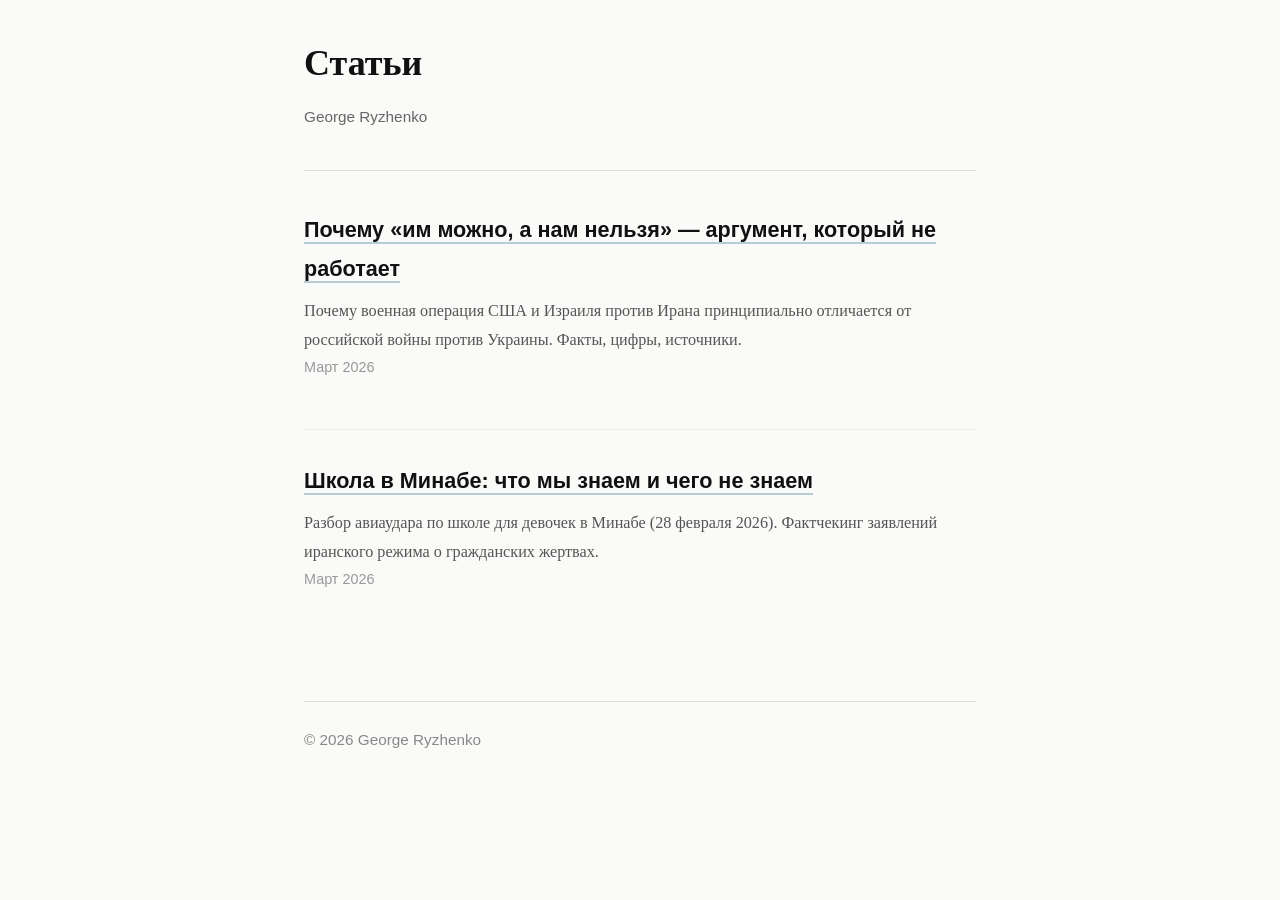
<file: index.html>
<!DOCTYPE html>
<html lang="ru">
<head>
  <meta charset="UTF-8">
  <meta name="viewport" content="width=device-width, initial-scale=1.0">
  <title>Статьи — George Ryzhenko</title>
  <link rel="icon" href="data:image/svg+xml,<svg xmlns='http://www.w3.org/2000/svg' viewBox='0 0 100 100'><rect width='100' height='100' rx='12' fill='%23e53935'/></svg>">
  <link rel="stylesheet" href="style.css">
  <style>
    .articles-list {
      list-style: none;
      padding: 0;
    }
    .articles-list li {
      margin-bottom: 32px;
      padding-bottom: 32px;
      border-bottom: 1px solid #eee;
    }
    .articles-list li:last-child {
      border-bottom: none;
    }
    .articles-list h3 {
      margin: 0 0 8px;
      font-size: 1.2rem;
    }
    .articles-list h3 a {
      color: #111;
      border-bottom: 2px solid rgba(26, 95, 122, 0.3);
    }
    .articles-list h3 a:hover {
      border-bottom-color: #1a5f7a;
    }
    .articles-list .desc {
      font-size: 0.9rem;
      color: #555;
      margin: 0;
    }
    .articles-list .date {
      font-size: 0.8rem;
      color: #999;
      font-family: -apple-system, BlinkMacSystemFont, 'Segoe UI', Roboto, sans-serif;
    }
  </style>
</head>
<body>
  <article>
    <div class="article-header">
      <h1>Статьи</h1>
      <p class="article-meta">George Ryzhenko</p>
    </div>

    <ul class="articles-list">
      <li>
        <h3><a href="pochemu-im-mozhno/">Почему «им можно, а нам нельзя» — аргумент, который не работает</a></h3>
        <p class="desc">Почему военная операция США и Израиля против Ирана принципиально отличается от российской войны против Украины. Факты, цифры, источники.</p>
        <p class="date">Март 2026</p>
      </li>
      <li>
        <h3><a href="shkola-v-minabe/">Школа в Минабе: что мы знаем и чего не знаем</a></h3>
        <p class="desc">Разбор авиаудара по школе для девочек в Минабе (28 февраля 2026). Фактчекинг заявлений иранского режима о гражданских жертвах.</p>
        <p class="date">Март 2026</p>
      </li>
    </ul>

    <div class="article-footer">
      <p>&copy; 2026 George Ryzhenko</p>
    </div>
  </article>
</body>
</html>
</file>
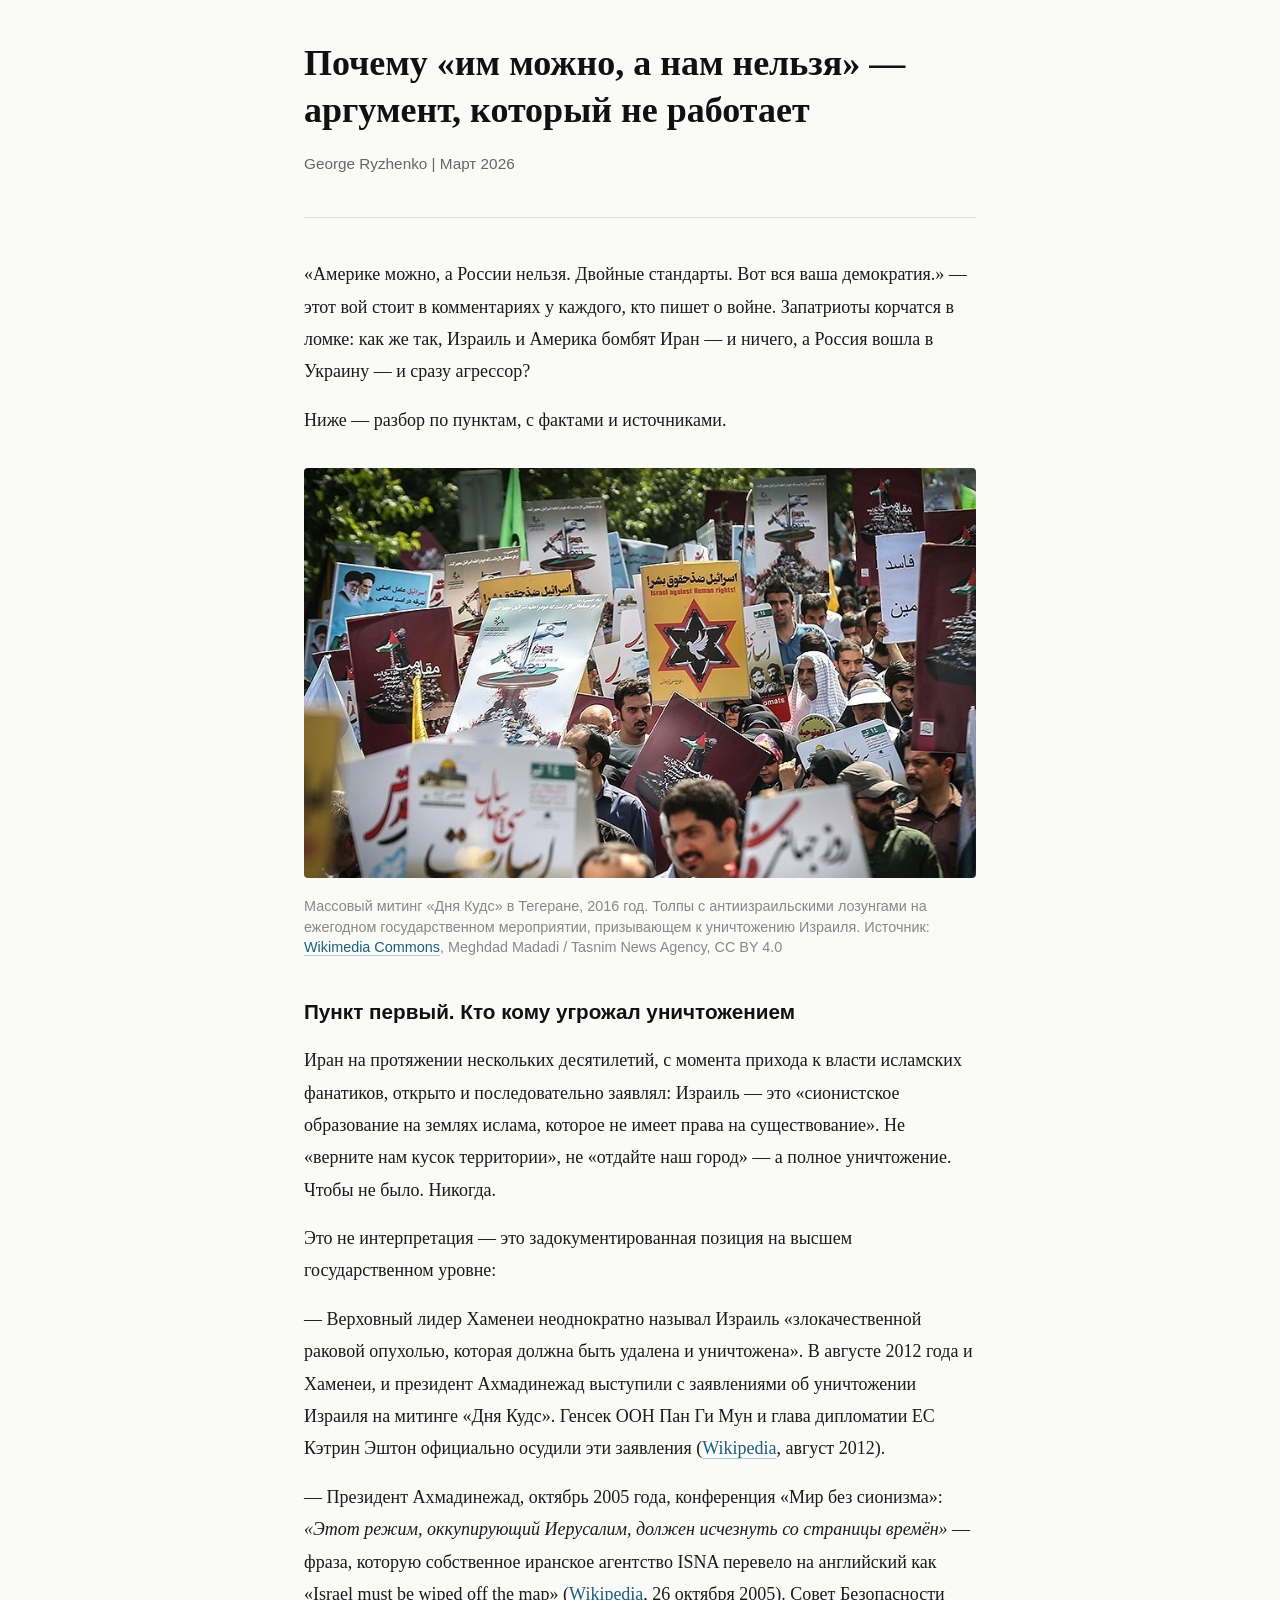
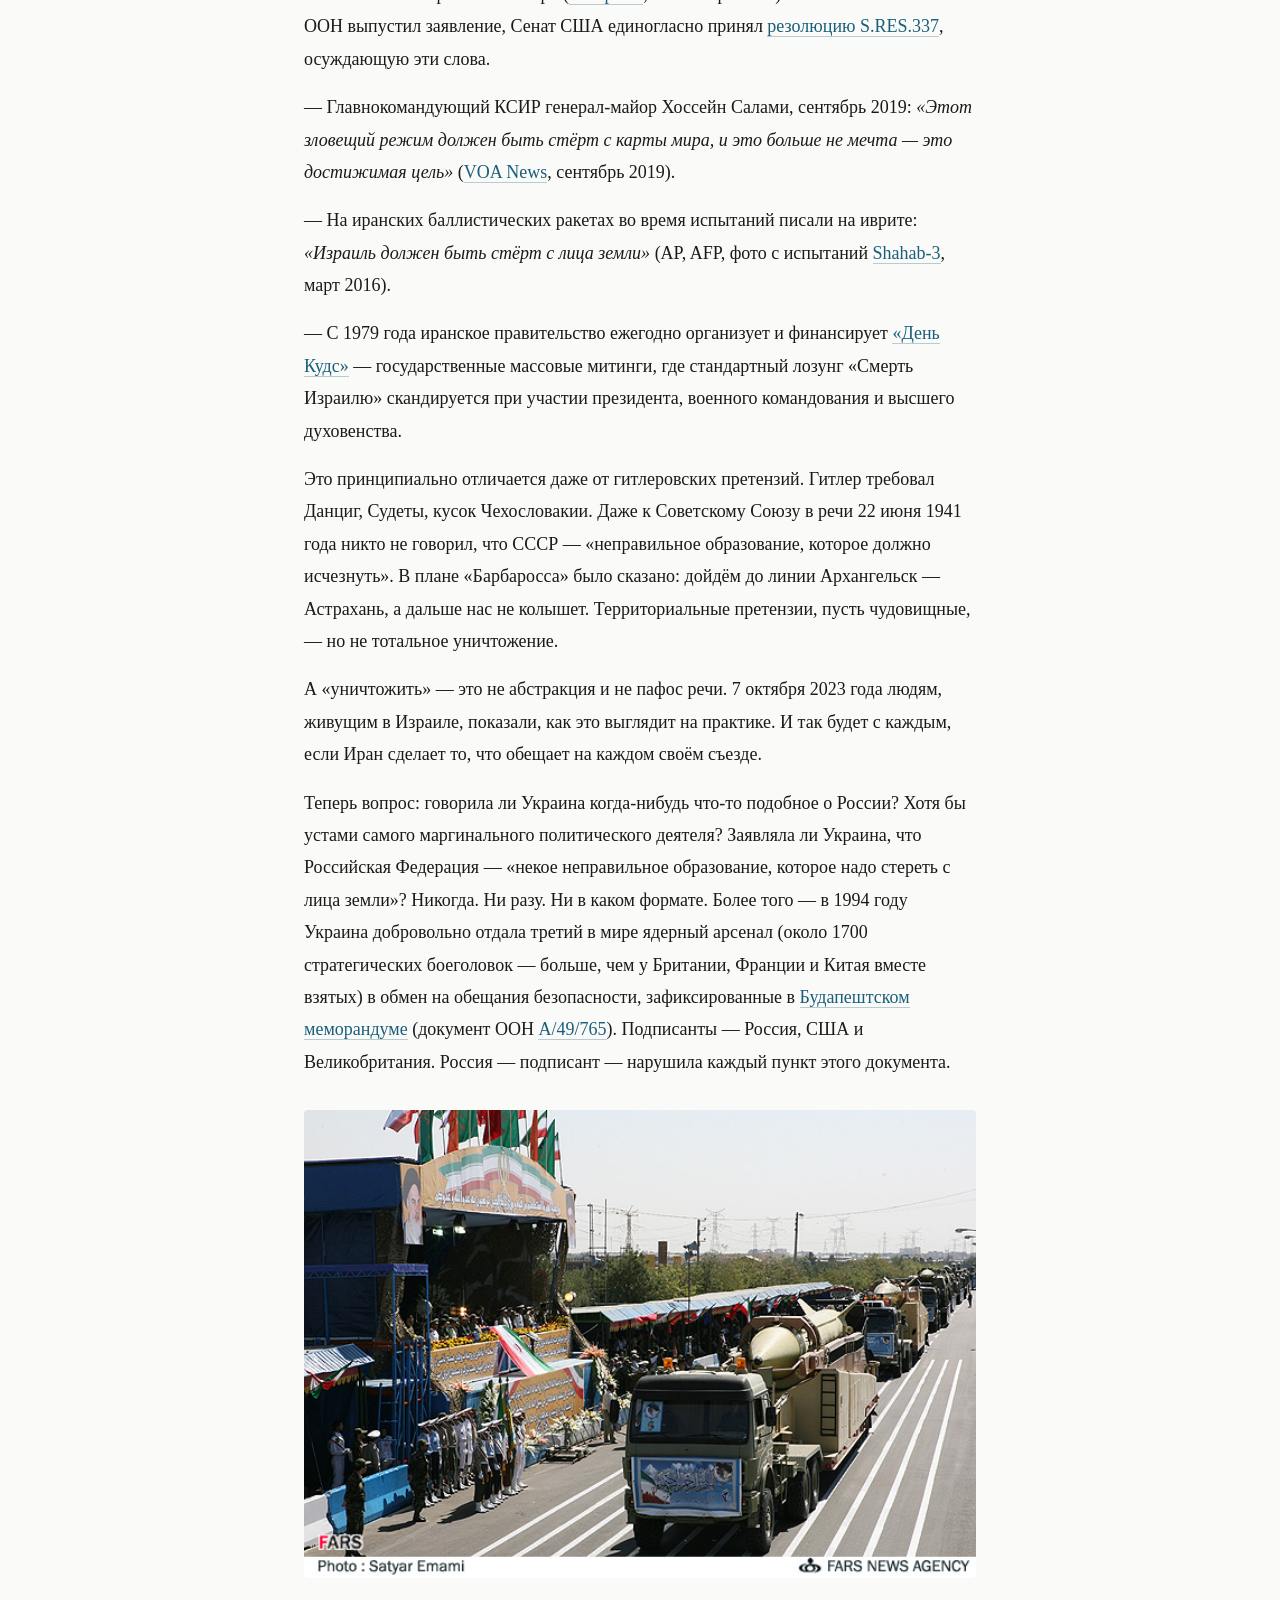
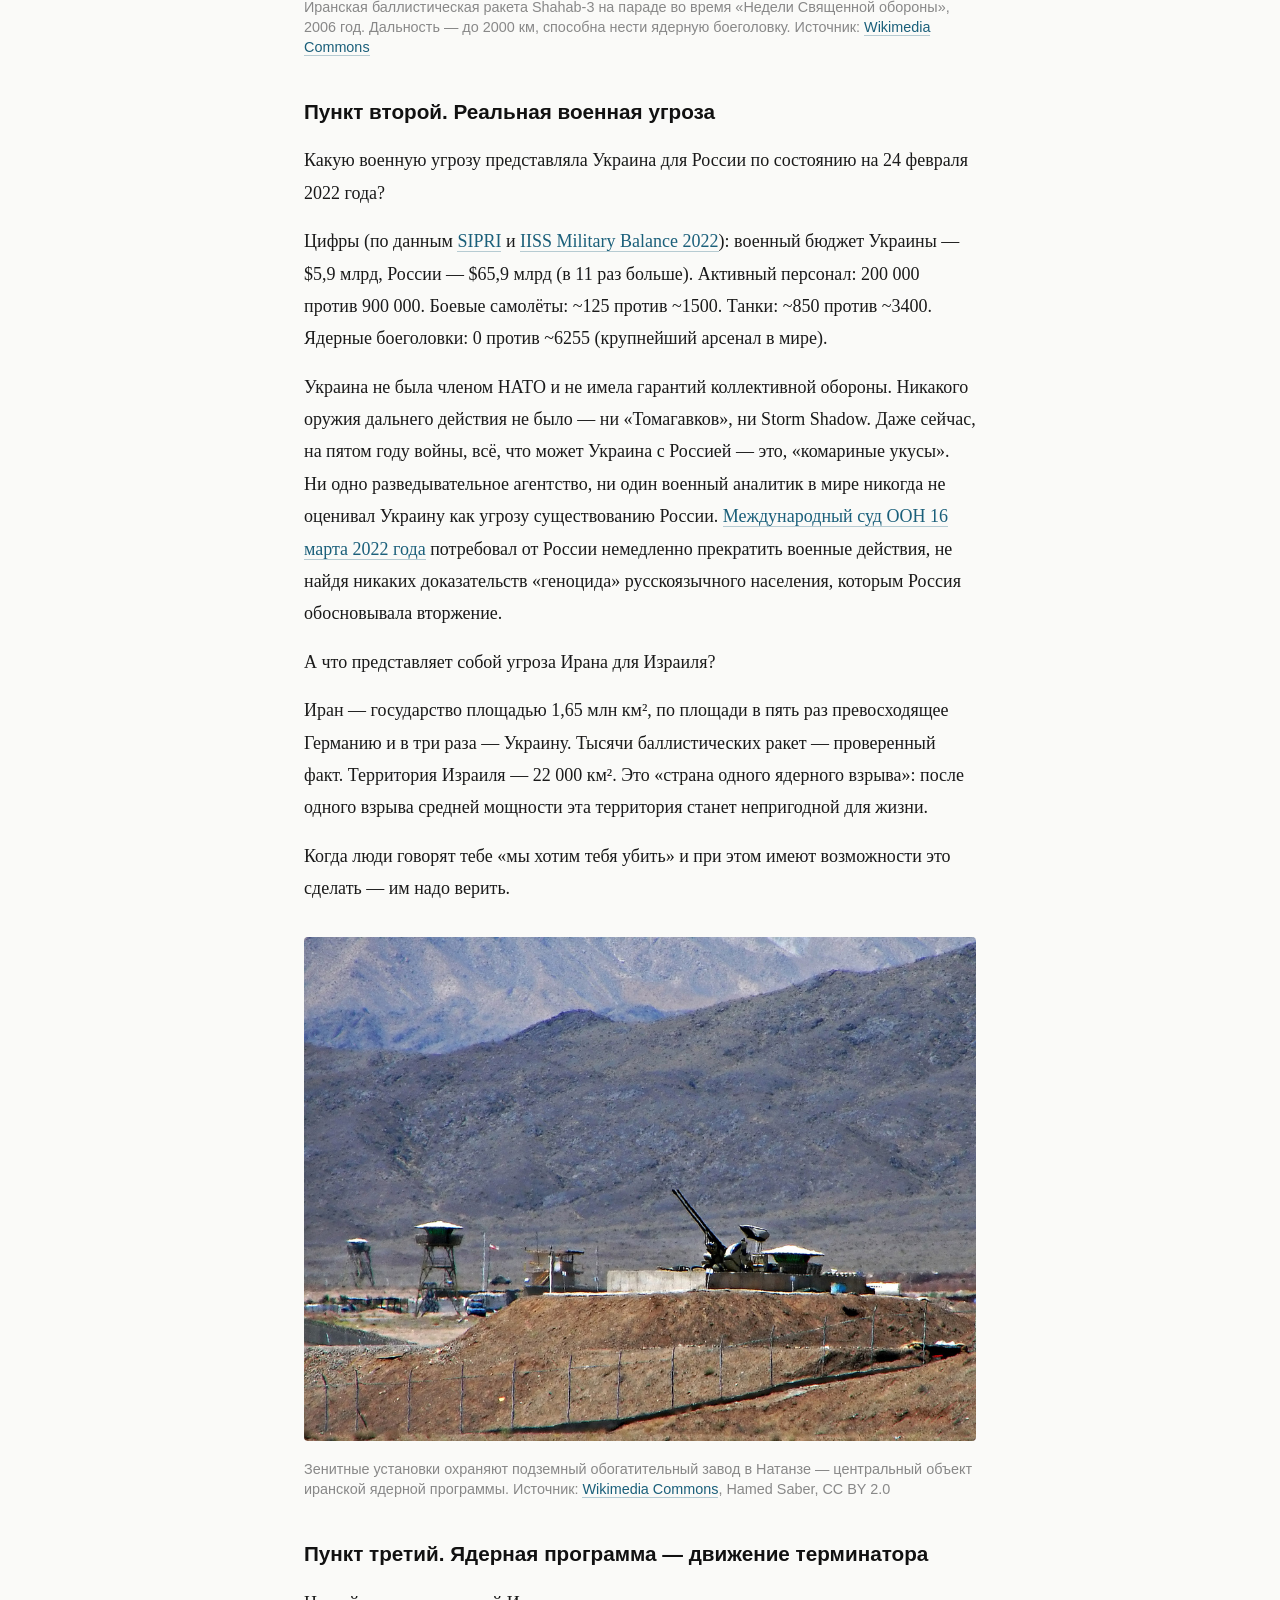
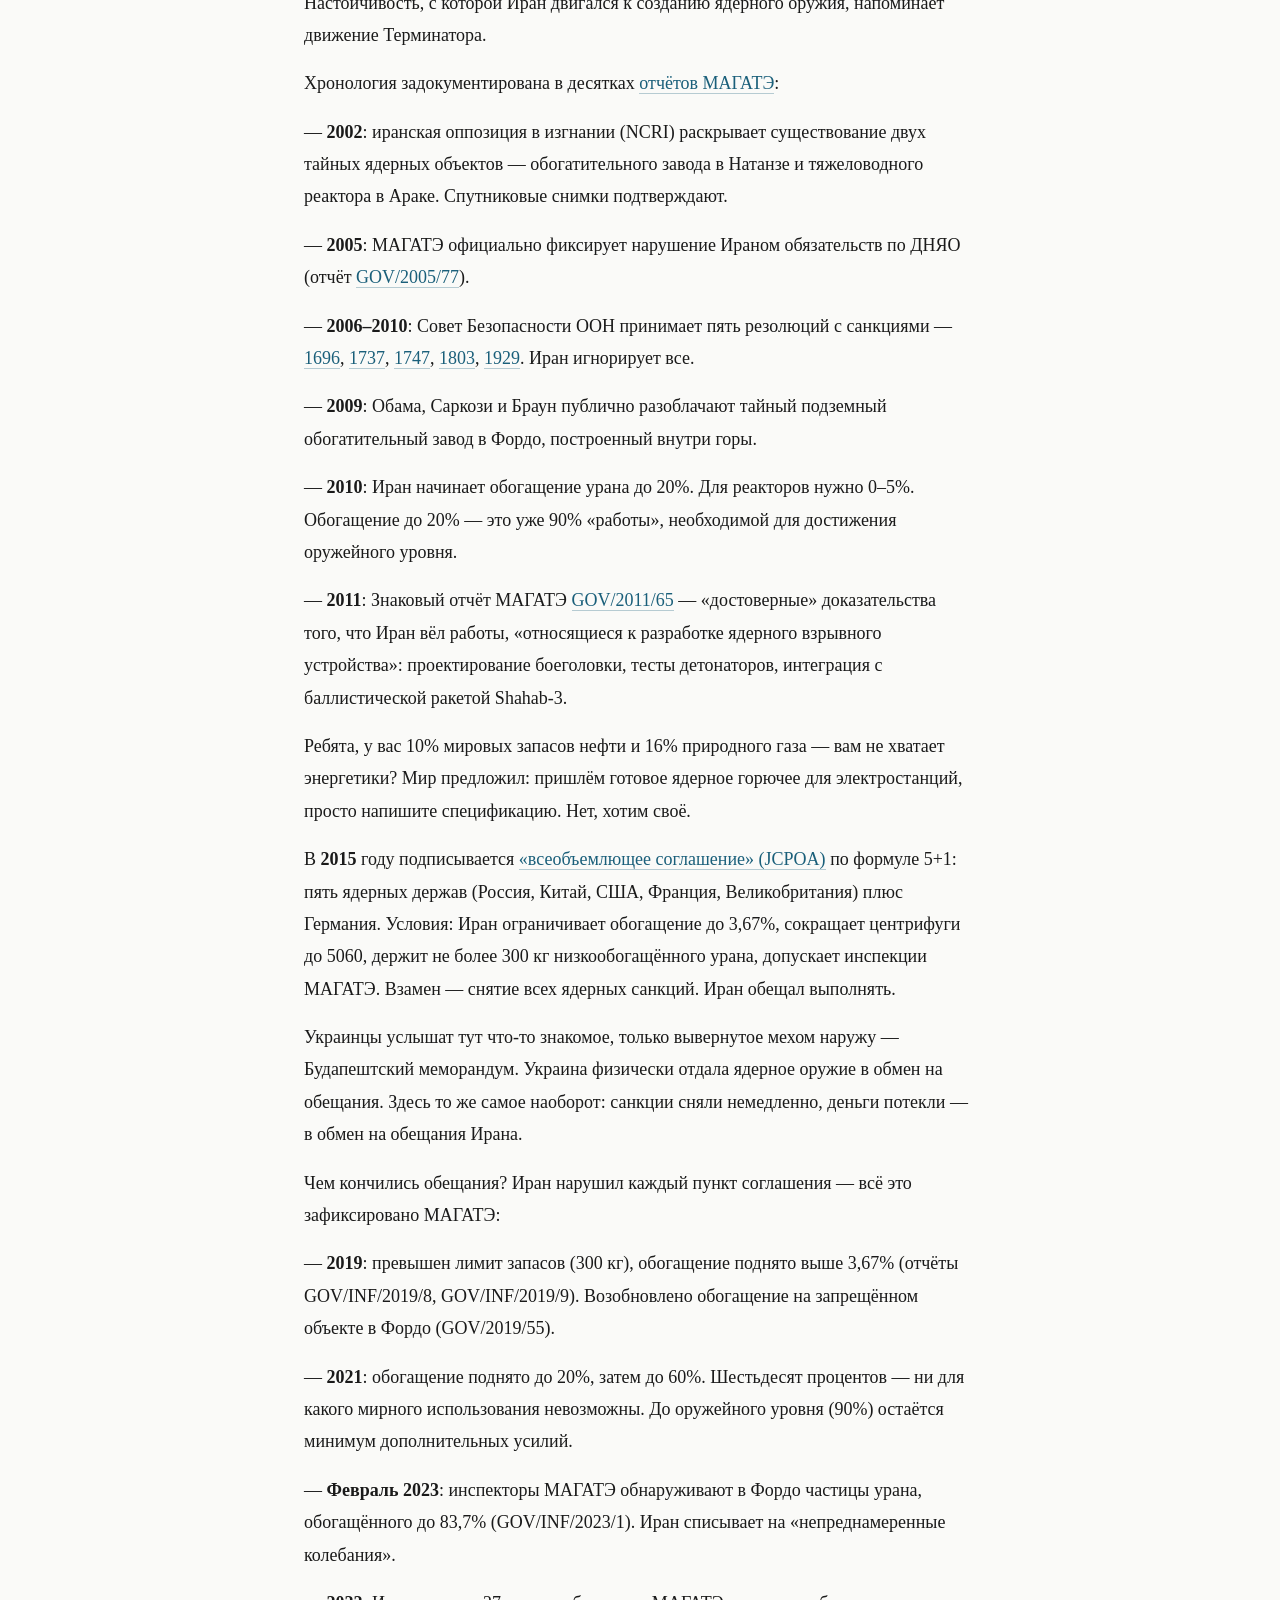
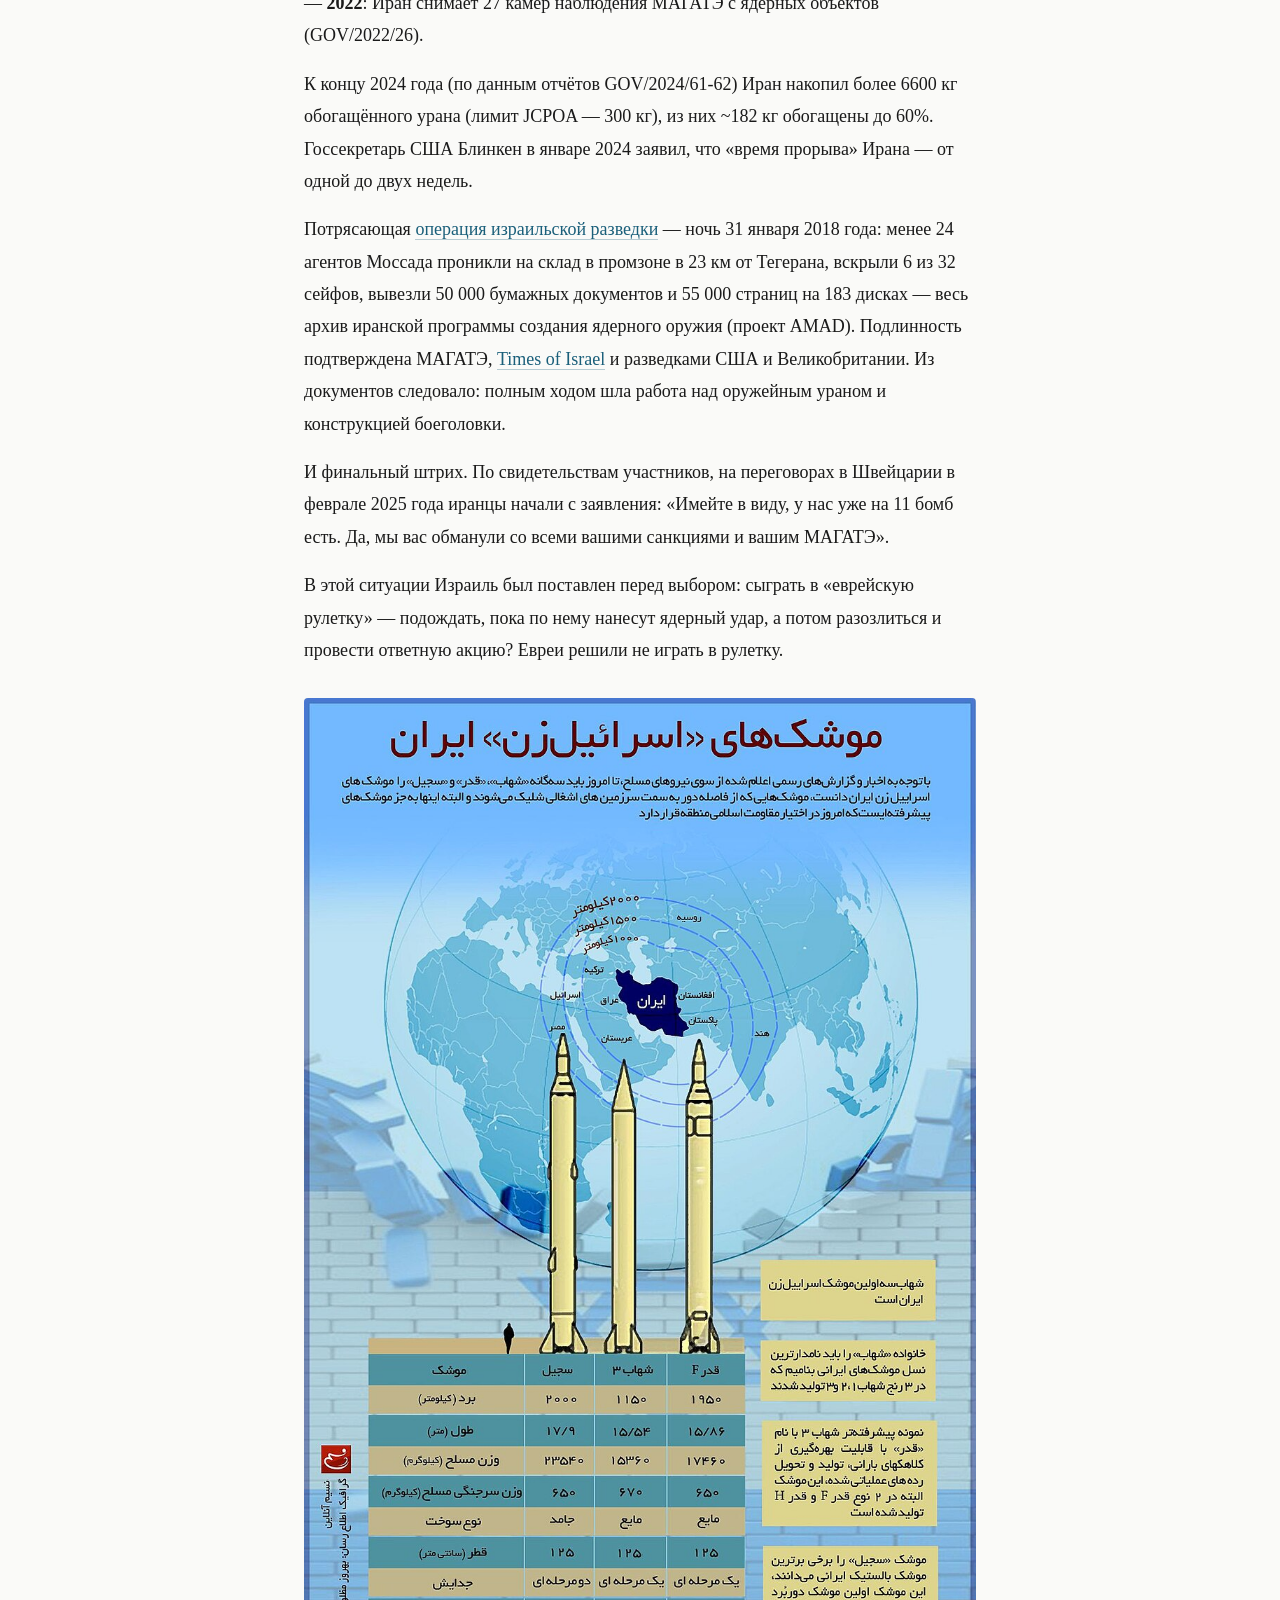
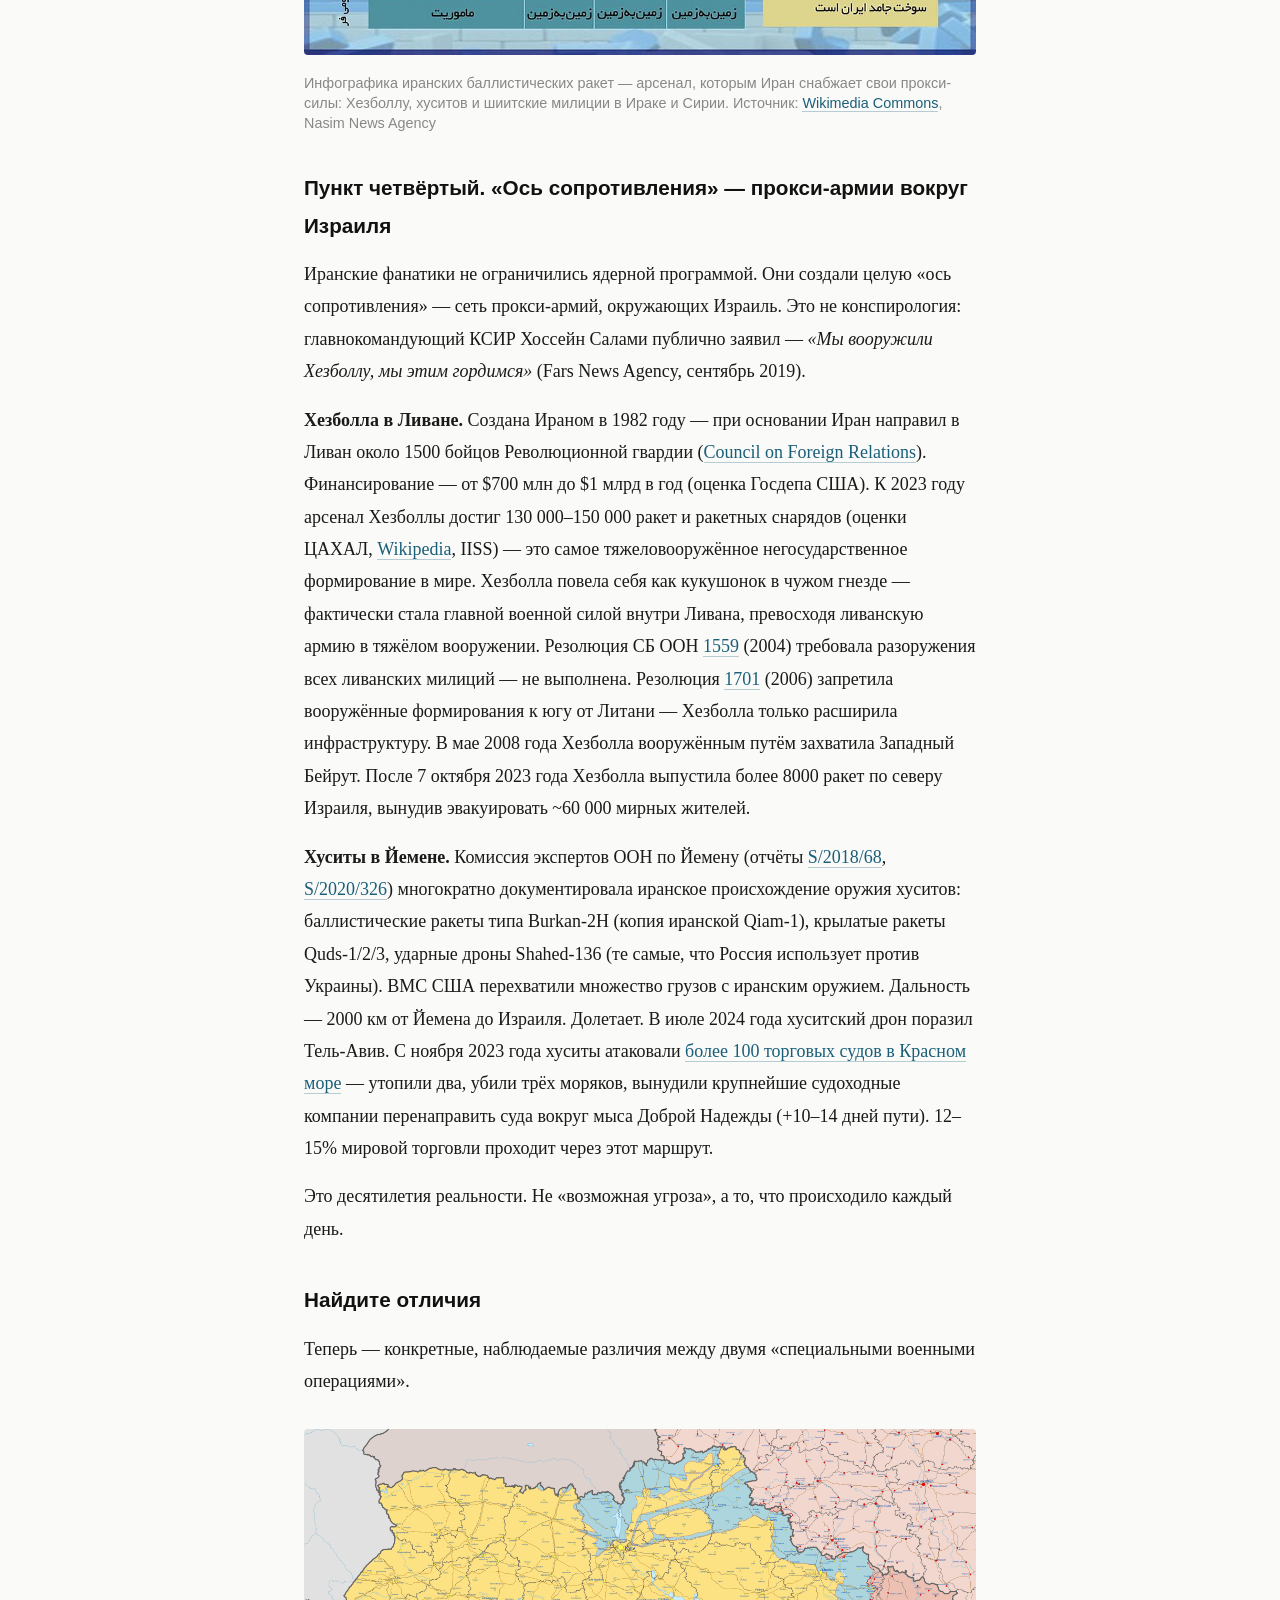
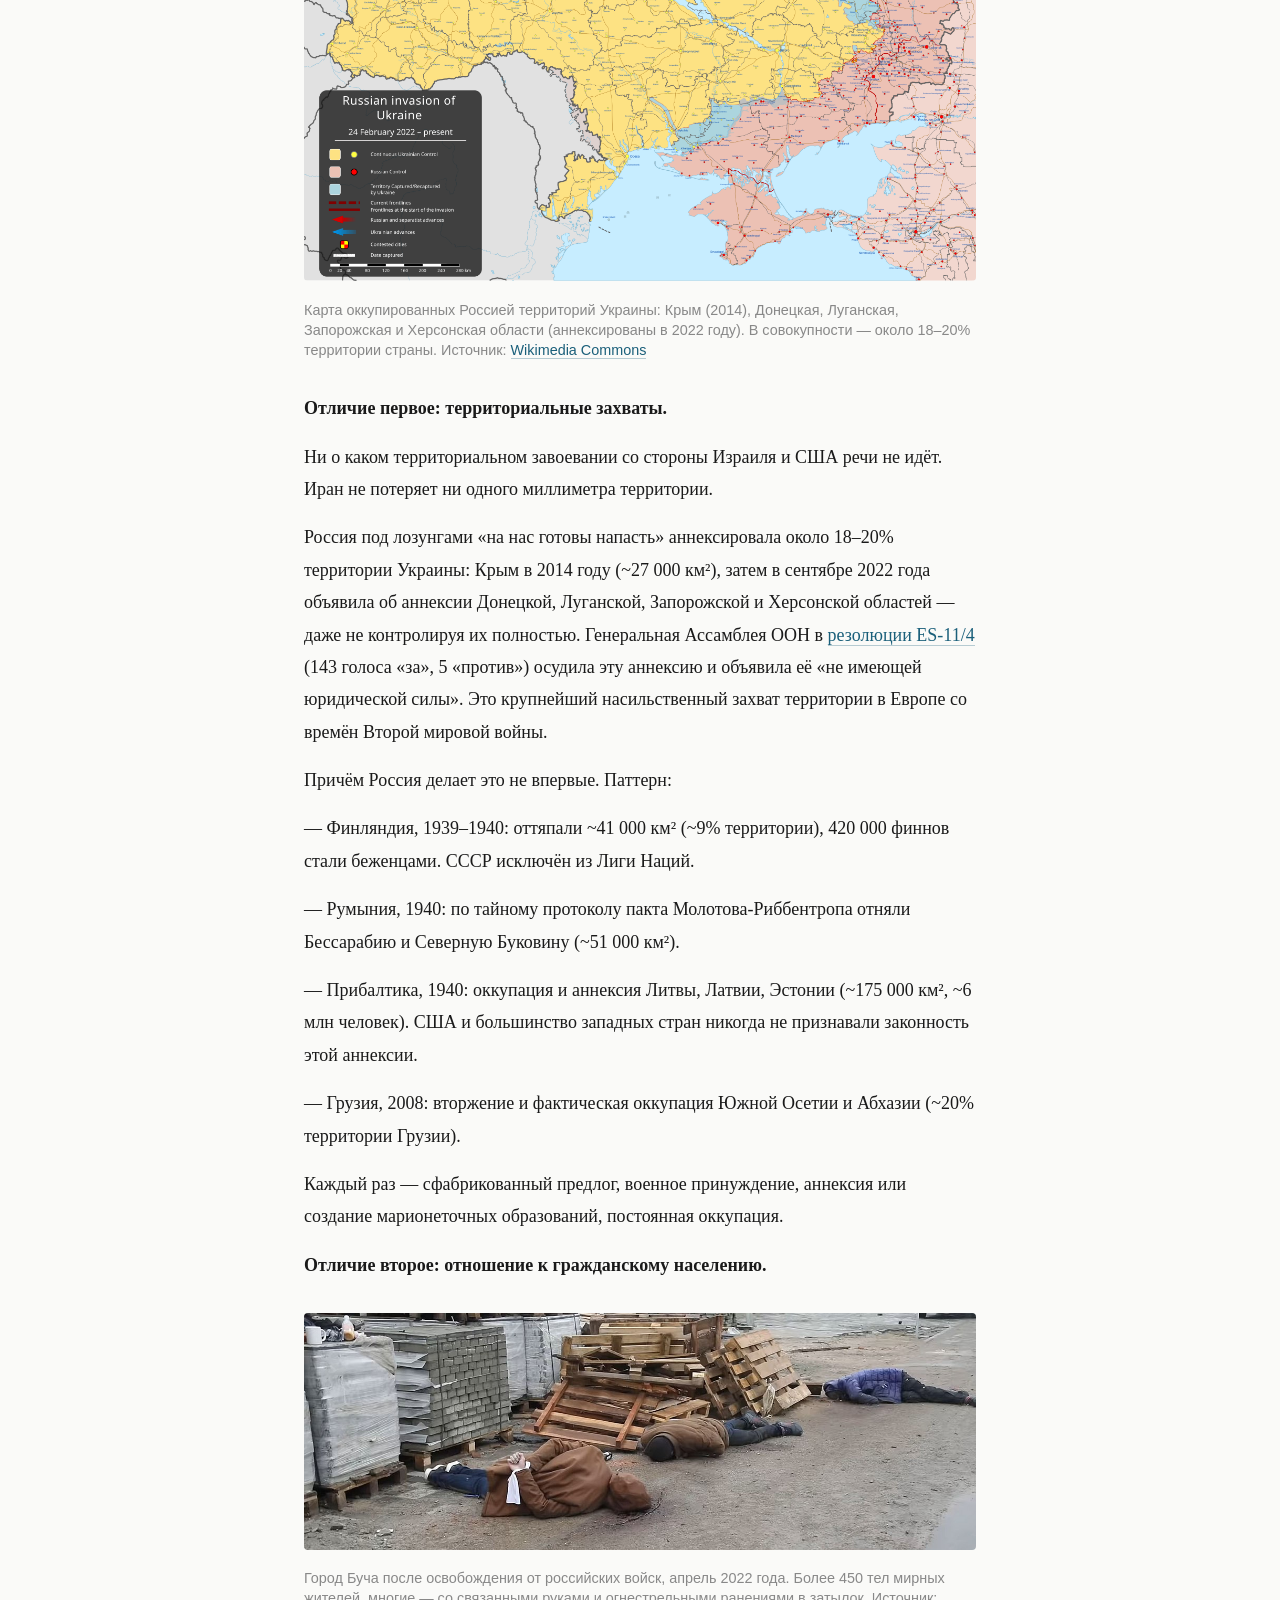
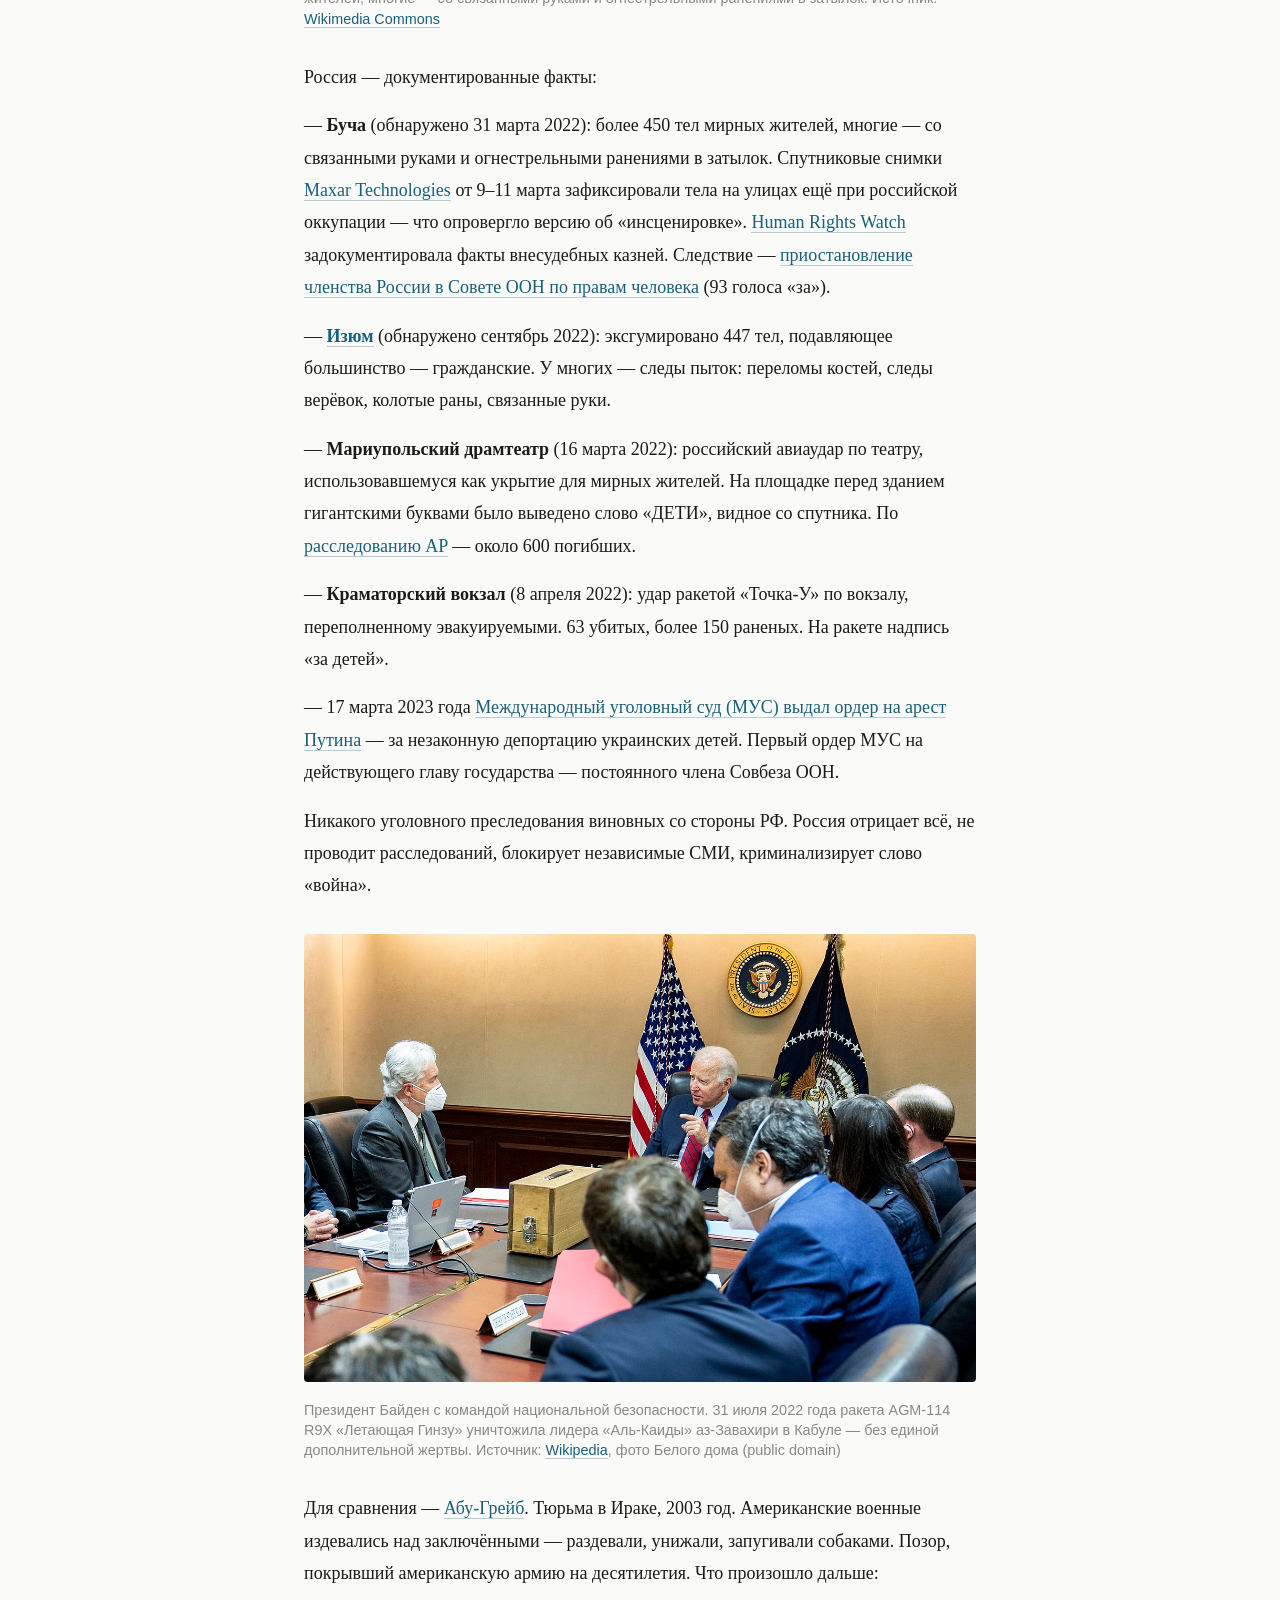
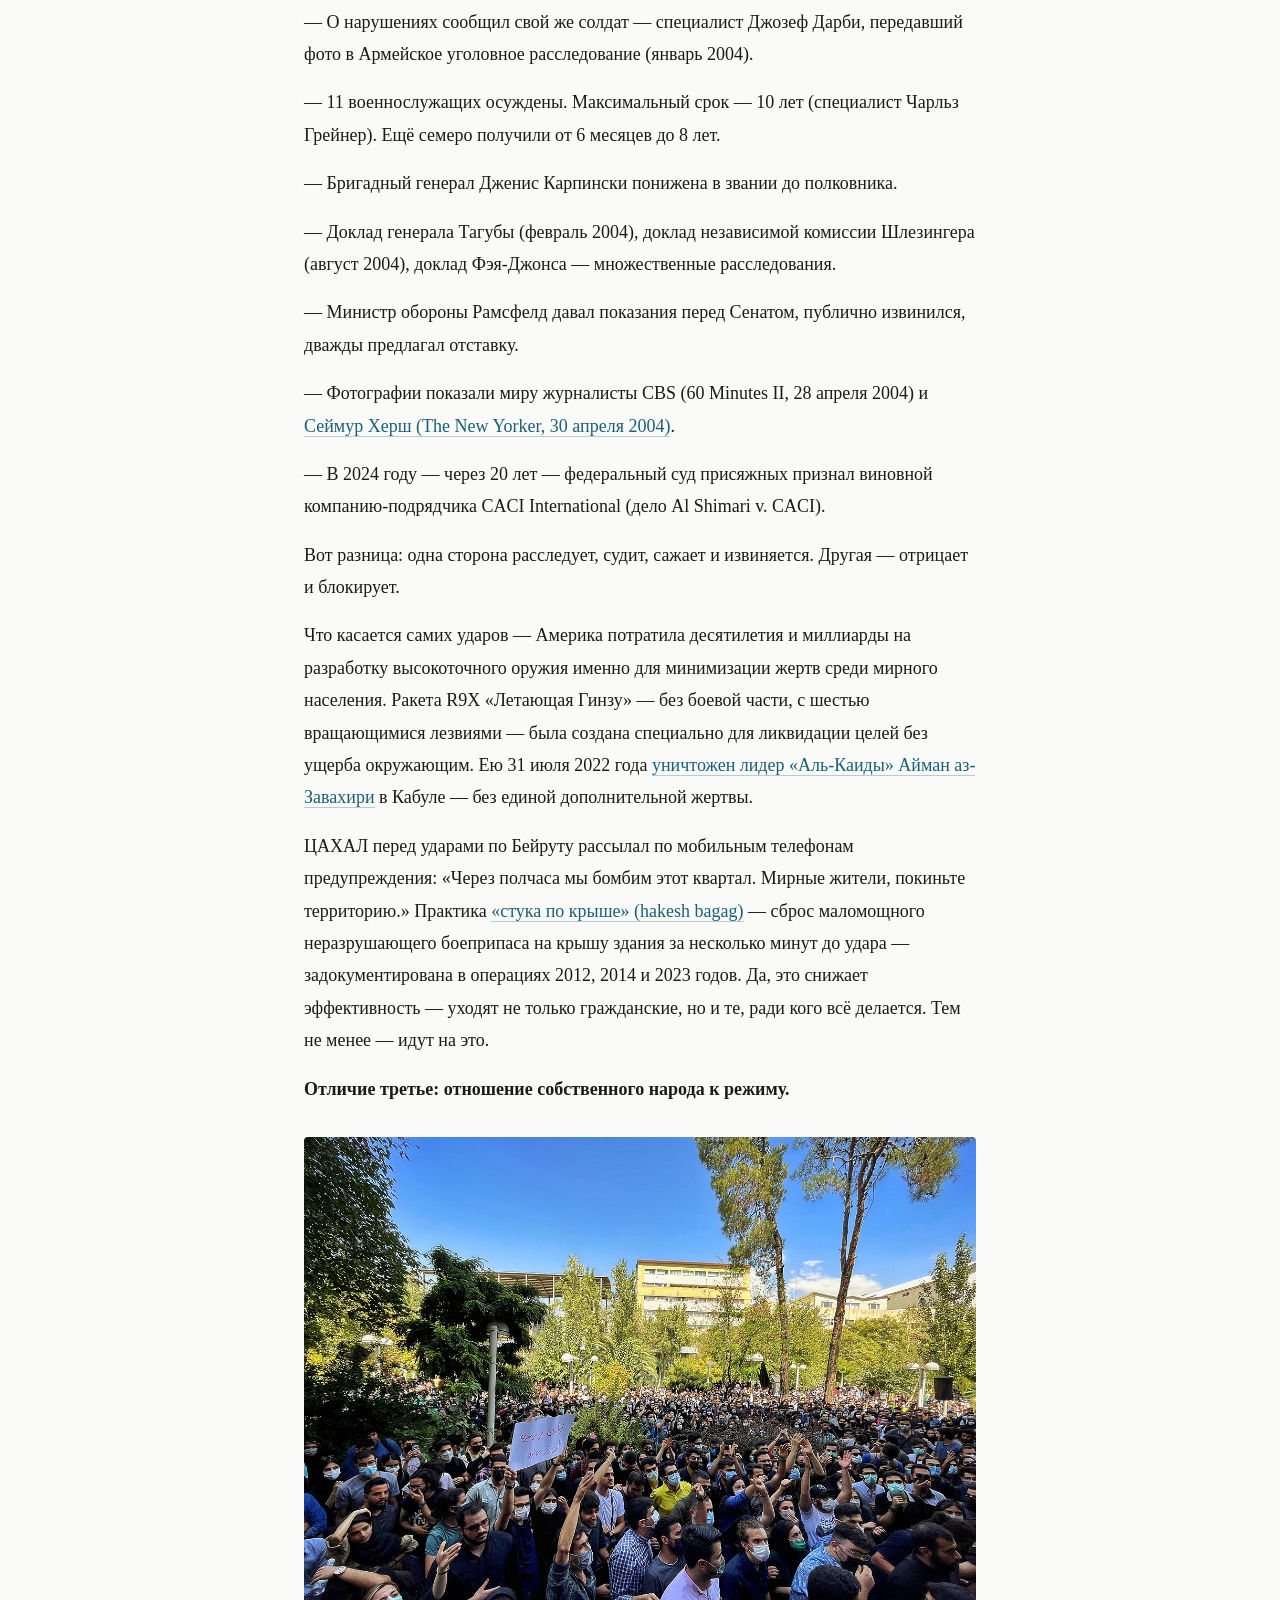
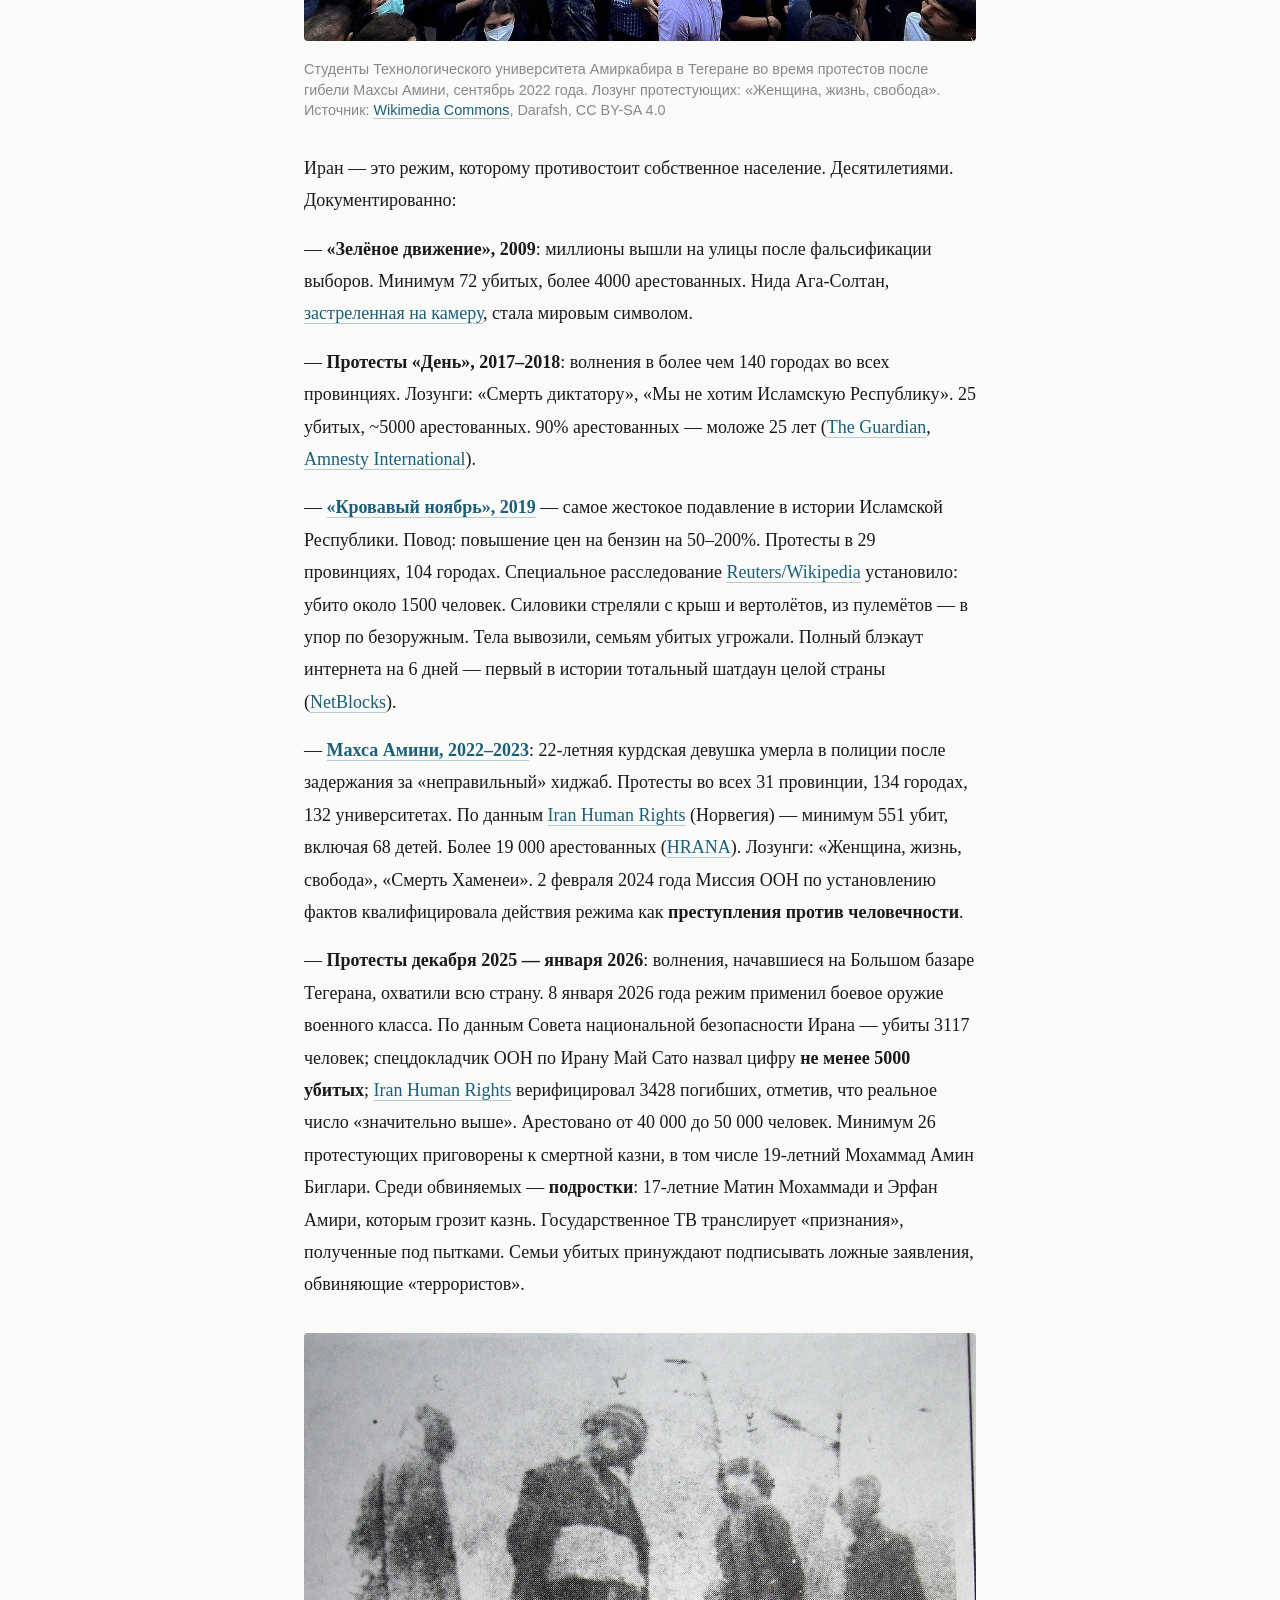
<file: pochemu-im-mozhno/index.html>
<!DOCTYPE html>
<html lang="ru">
<head>
  <meta charset="utf-8">
  <meta name="viewport" content="width=device-width, initial-scale=1.0">
  <meta property="og:title" content="Почему «им можно, а нам нельзя» — аргумент, который не работает">
  <meta property="og:description" content="Почему сравнение действий Израиля и США с российским вторжением в Украину — это ложная эквивалентность. Факты, цифры, источники.">
  <meta property="og:type" content="article">
  <title>Почему «им можно, а нам нельзя» — аргумент, который не работает</title>
  <link rel="icon" href="data:image/svg+xml,<svg xmlns='http://www.w3.org/2000/svg' viewBox='0 0 100 100'><rect width='100' height='100' rx='12' fill='%23e53935'/></svg>">
  <link rel="stylesheet" href="../style.css">
</head>
<body>

<article>

  <div class="article-header">
    <h1>Почему «им можно, а нам нельзя» — аргумент, который не работает</h1>
    <p class="article-meta">George Ryzhenko | Март 2026</p>
  </div>

<p>«Америке можно, а России нельзя. Двойные стандарты. Вот вся ваша демократия.» — этот вой стоит в комментариях у каждого, кто пишет о войне. Запатриоты корчатся в ломке: как же так, Израиль и Америка бомбят Иран — и ничего, а Россия вошла в Украину — и сразу агрессор?</p>

<p>Ниже — разбор по пунктам, с фактами и источниками.</p>

<figure>
  <img src="images/photo1.jpg" alt="Массовый митинг «Дня Кудс» в Тегеране, 2016 год">
  <figcaption>Массовый митинг «Дня Кудс» в Тегеране, 2016 год. Толпы с антиизраильскими лозунгами на ежегодном государственном мероприятии, призывающем к уничтожению Израиля. Источник: <a href="https://commons.wikimedia.org/wiki/File:2016_Quds_International_Day_in_Tehran.jpg">Wikimedia Commons</a>, Meghdad Madadi / Tasnim News Agency, CC BY 4.0</figcaption>
</figure>

<h4>Пункт первый. Кто кому угрожал уничтожением</h4>

<p>Иран на протяжении нескольких десятилетий, с момента прихода к власти исламских фанатиков, открыто и последовательно заявлял: Израиль — это «сионистское образование на землях ислама, которое не имеет права на существование». Не «верните нам кусок территории», не «отдайте наш город» — а полное уничтожение. Чтобы не было. Никогда.</p>

<p>Это не интерпретация — это задокументированная позиция на высшем государственном уровне:</p>

<p>— Верховный лидер Хаменеи неоднократно называл Израиль «злокачественной раковой опухолью, которая должна быть удалена и уничтожена». В августе 2012 года и Хаменеи, и президент Ахмадинежад выступили с заявлениями об уничтожении Израиля на митинге «Дня Кудс». Генсек ООН Пан Ги Мун и глава дипломатии ЕС Кэтрин Эштон официально осудили эти заявления (<a href="https://en.wikipedia.org/wiki/Mahmoud_Ahmadinejad_and_Israel">Wikipedia</a>, август 2012).</p>

<p>— Президент Ахмадинежад, октябрь 2005 года, конференция «Мир без сионизма»: <i>«Этот режим, оккупирующий Иерусалим, должен исчезнуть со страницы времён»</i> — фраза, которую собственное иранское агентство ISNA перевело на английский как «Israel must be wiped off the map» (<a href="https://en.wikipedia.org/wiki/Mahmoud_Ahmadinejad_and_Israel">Wikipedia</a>, 26 октября 2005). Совет Безопасности ООН выпустил заявление, Сенат США единогласно принял <a href="https://www.congress.gov/bill/109th-congress/senate-resolution/337">резолюцию S.RES.337</a>, осуждающую эти слова.</p>

<p>— Главнокомандующий КСИР генерал-майор Хоссейн Салами, сентябрь 2019: <i>«Этот зловещий режим должен быть стёрт с карты мира, и это больше не мечта — это достижимая цель»</i> (<a href="https://www.voanews.com/a/middle-east_top-iran-general-says-destroying-israel-achievable-goal/6176740.html">VOA News</a>, сентябрь 2019).</p>

<p>— На иранских баллистических ракетах во время испытаний писали на иврите: <i>«Израиль должен быть стёрт с лица земли»</i> (AP, AFP, фото с испытаний <a href="https://en.wikipedia.org/wiki/Shahab-3">Shahab-3</a>, март 2016).</p>

<p>— С 1979 года иранское правительство ежегодно организует и финансирует <a href="https://en.wikipedia.org/wiki/Quds_Day">«День Кудс»</a> — государственные массовые митинги, где стандартный лозунг «Смерть Израилю» скандируется при участии президента, военного командования и высшего духовенства.</p>

<p>Это принципиально отличается даже от гитлеровских претензий. Гитлер требовал Данциг, Судеты, кусок Чехословакии. Даже к Советскому Союзу в речи 22 июня 1941 года никто не говорил, что СССР — «неправильное образование, которое должно исчезнуть». В плане «Барбаросса» было сказано: дойдём до линии Архангельск — Астрахань, а дальше нас не колышет. Территориальные претензии, пусть чудовищные, — но не тотальное уничтожение.</p>

<p>А «уничтожить» — это не абстракция и не пафос речи. 7 октября 2023 года людям, живущим в Израиле, показали, как это выглядит на практике. И так будет с каждым, если Иран сделает то, что обещает на каждом своём съезде.</p>

<p>Теперь вопрос: говорила ли Украина когда-нибудь что-то подобное о России? Хотя бы устами самого маргинального политического деятеля? Заявляла ли Украина, что Российская Федерация — «некое неправильное образование, которое надо стереть с лица земли»? Никогда. Ни разу. Ни в каком формате. Более того — в 1994 году Украина добровольно отдала третий в мире ядерный арсенал (около 1700 стратегических боеголовок — больше, чем у Британии, Франции и Китая вместе взятых) в обмен на обещания безопасности, зафиксированные в <a href="https://en.wikipedia.org/wiki/Budapest_Memorandum">Будапештском меморандуме</a> (документ ООН <a href="https://en.wikisource.org/wiki/Ukraine_Memorandum_on_Security_Assurances">A/49/765</a>). Подписанты — Россия, США и Великобритания. Россия — подписант — нарушила каждый пункт этого документа.</p>

<figure>
  <img src="images/photo2.jpg" alt="Иранская баллистическая ракета Shahab-3 на параде, 2006 год">
  <figcaption>Иранская баллистическая ракета Shahab-3 на параде во время «Недели Священной обороны», 2006 год. Дальность — до 2000 км, способна нести ядерную боеголовку. Источник: <a href="https://commons.wikimedia.org/wiki/File:Sacred_Defence_Week_parade,_2006_(18).jpg">Wikimedia Commons</a></figcaption>
</figure>

<h4>Пункт второй. Реальная военная угроза</h4>

<p>Какую военную угрозу представляла Украина для России по состоянию на 24 февраля 2022 года?</p>

<p>Цифры (по данным <a href="https://www.sipri.org/databases/milex">SIPRI</a> и <a href="https://www.iiss.org/publications/the-military-balance">IISS Military Balance 2022</a>): военный бюджет Украины — $5,9 млрд, России — $65,9 млрд (в 11 раз больше). Активный персонал: 200 000 против 900 000. Боевые самолёты: ~125 против ~1500. Танки: ~850 против ~3400. Ядерные боеголовки: 0 против ~6255 (крупнейший арсенал в мире).</p>

<p>Украина не была членом НАТО и не имела гарантий коллективной обороны. Никакого оружия дальнего действия не было — ни «Томагавков», ни Storm Shadow. Даже сейчас, на пятом году войны, всё, что может Украина с Россией — это, «комариные укусы». Ни одно разведывательное агентство, ни один военный аналитик в мире никогда не оценивал Украину как угрозу существованию России. <a href="https://www.icj-cij.org/case/182">Международный суд ООН 16 марта 2022 года</a> потребовал от России немедленно прекратить военные действия, не найдя никаких доказательств «геноцида» русскоязычного населения, которым Россия обосновывала вторжение.</p>

<p>А что представляет собой угроза Ирана для Израиля?</p>

<p>Иран — государство площадью 1,65 млн км², по площади в пять раз превосходящее Германию и в три раза — Украину. Тысячи баллистических ракет — проверенный факт. Территория Израиля — 22 000 км². Это «страна одного ядерного взрыва»: после одного взрыва средней мощности эта территория станет непригодной для жизни.</p>

<p>Когда люди говорят тебе «мы хотим тебя убить» и при этом имеют возможности это сделать — им надо верить.</p>

<figure>
  <img src="images/photo3.jpg" alt="Обогатительный завод в Натанзе, Иран">
  <figcaption>Зенитные установки охраняют подземный обогатительный завод в Натанзе — центральный объект иранской ядерной программы. Источник: <a href="https://commons.wikimedia.org/wiki/File:Natanz_nuclear.jpg">Wikimedia Commons</a>, Hamed Saber, CC BY 2.0</figcaption>
</figure>

<h4>Пункт третий. Ядерная программа — движение терминатора</h4>

<p>Настойчивость, с которой Иран двигался к созданию ядерного оружия, напоминает движение Терминатора.</p>

<p>Хронология задокументирована в десятках <a href="https://www.iaea.org/newscenter/focus/iran/chronology-of-key-events">отчётов МАГАТЭ</a>:</p>

<p>— <b>2002</b>: иранская оппозиция в изгнании (NCRI) раскрывает существование двух тайных ядерных объектов — обогатительного завода в Натанзе и тяжеловодного реактора в Араке. Спутниковые снимки подтверждают.</p>

<p>— <b>2005</b>: МАГАТЭ официально фиксирует нарушение Ираном обязательств по ДНЯО (отчёт <a href="https://www.iaea.org/sites/default/files/documents/gov2005-77.pdf">GOV/2005/77</a>).</p>

<p>— <b>2006–2010</b>: Совет Безопасности ООН принимает пять резолюций с санкциями — <a href="https://undocs.org/S/RES/1696(2006)">1696</a>, <a href="https://undocs.org/S/RES/1737(2006)">1737</a>, <a href="https://undocs.org/S/RES/1747(2007)">1747</a>, <a href="https://undocs.org/S/RES/1803(2008)">1803</a>, <a href="https://undocs.org/S/RES/1929(2010)">1929</a>. Иран игнорирует все.</p>

<p>— <b>2009</b>: Обама, Саркози и Браун публично разоблачают тайный подземный обогатительный завод в Фордо, построенный внутри горы.</p>

<p>— <b>2010</b>: Иран начинает обогащение урана до 20%. Для реакторов нужно 0–5%. Обогащение до 20% — это уже 90% «работы», необходимой для достижения оружейного уровня.</p>

<p>— <b>2011</b>: Знаковый отчёт МАГАТЭ <a href="https://www.iaea.org/sites/default/files/gov2011-65.pdf">GOV/2011/65</a> — «достоверные» доказательства того, что Иран вёл работы, «относящиеся к разработке ядерного взрывного устройства»: проектирование боеголовки, тесты детонаторов, интеграция с баллистической ракетой Shahab-3.</p>

<p>Ребята, у вас 10% мировых запасов нефти и 16% природного газа — вам не хватает энергетики? Мир предложил: пришлём готовое ядерное горючее для электростанций, просто напишите спецификацию. Нет, хотим своё.</p>

<p>В <b>2015</b> году подписывается <a href="https://en.wikipedia.org/wiki/Joint_Comprehensive_Plan_of_Action">«всеобъемлющее соглашение» (JCPOA)</a> по формуле 5+1: пять ядерных держав (Россия, Китай, США, Франция, Великобритания) плюс Германия. Условия: Иран ограничивает обогащение до 3,67%, сокращает центрифуги до 5060, держит не более 300 кг низкообогащённого урана, допускает инспекции МАГАТЭ. Взамен — снятие всех ядерных санкций. Иран обещал выполнять.</p>

<p>Украинцы услышат тут что-то знакомое, только вывернутое мехом наружу — Будапештский меморандум. Украина физически отдала ядерное оружие в обмен на обещания. Здесь то же самое наоборот: санкции сняли немедленно, деньги потекли — в обмен на обещания Ирана.</p>

<p>Чем кончились обещания? Иран нарушил каждый пункт соглашения — всё это зафиксировано МАГАТЭ:</p>

<p>— <b>2019</b>: превышен лимит запасов (300 кг), обогащение поднято выше 3,67% (отчёты GOV/INF/2019/8, GOV/INF/2019/9). Возобновлено обогащение на запрещённом объекте в Фордо (GOV/2019/55).</p>

<p>— <b>2021</b>: обогащение поднято до 20%, затем до 60%. Шестьдесят процентов — ни для какого мирного использования невозможны. До оружейного уровня (90%) остаётся минимум дополнительных усилий.</p>

<p>— <b>Февраль 2023</b>: инспекторы МАГАТЭ обнаруживают в Фордо частицы урана, обогащённого до 83,7% (GOV/INF/2023/1). Иран списывает на «непреднамеренные колебания».</p>

<p>— <b>2022</b>: Иран снимает 27 камер наблюдения МАГАТЭ с ядерных объектов (GOV/2022/26).</p>

<p>К концу 2024 года (по данным отчётов GOV/2024/61-62) Иран накопил более 6600 кг обогащённого урана (лимит JCPOA — 300 кг), из них ~182 кг обогащены до 60%. Госсекретарь США Блинкен в январе 2024 заявил, что «время прорыва» Ирана — от одной до двух недель.</p>

<p>Потрясающая <a href="https://en.wikipedia.org/wiki/Israeli_infiltration_of_an_Iranian_nuclear_archive">операция израильской разведки</a> — ночь 31 января 2018 года: менее 24 агентов Моссада проникли на склад в промзоне в 23 км от Тегерана, вскрыли 6 из 32 сейфов, вывезли 50 000 бумажных документов и 55 000 страниц на 183 дисках — весь архив иранской программы создания ядерного оружия (проект AMAD). Подлинность подтверждена МАГАТЭ, <a href="https://www.timesofisrael.com/seized-archive-shows-iran-nuke-project-was-larger-than-thought-had-foreign-help/">Times of Israel</a> и разведками США и Великобритании. Из документов следовало: полным ходом шла работа над оружейным ураном и конструкцией боеголовки.</p>

<p>И финальный штрих. По свидетельствам участников, на переговорах в Швейцарии в феврале 2025 года иранцы начали с заявления: «Имейте в виду, у нас уже на 11 бомб есть. Да, мы вас обманули со всеми вашими санкциями и вашим МАГАТЭ».</p>

<p>В этой ситуации Израиль был поставлен перед выбором: сыграть в «еврейскую рулетку» — подождать, пока по нему нанесут ядерный удар, а потом разозлиться и провести ответную акцию? Евреи решили не играть в рулетку.</p>

<figure>
  <img src="images/photo4.jpg" alt="Инфографика иранских баллистических ракет">
  <figcaption>Инфографика иранских баллистических ракет — арсенал, которым Иран снабжает свои прокси-силы: Хезболлу, хуситов и шиитские милиции в Ираке и Сирии. Источник: <a href="https://commons.wikimedia.org/wiki/File:Nasim_infographic_-_Iranian_ballistic_missiles.jpg">Wikimedia Commons</a>, Nasim News Agency</figcaption>
</figure>

<h4>Пункт четвёртый. «Ось сопротивления» — прокси-армии вокруг Израиля</h4>

<p>Иранские фанатики не ограничились ядерной программой. Они создали целую «ось сопротивления» — сеть прокси-армий, окружающих Израиль. Это не конспирология: главнокомандующий КСИР Хоссейн Салами публично заявил — <i>«Мы вооружили Хезболлу, мы этим гордимся»</i> (Fars News Agency, сентябрь 2019).</p>

<p><b>Хезболла в Ливане.</b> Создана Ираном в 1982 году — при основании Иран направил в Ливан около 1500 бойцов Революционной гвардии (<a href="https://www.cfr.org/backgrounder/what-hezbollah">Council on Foreign Relations</a>). Финансирование — от $700 млн до $1 млрд в год (оценка Госдепа США). К 2023 году арсенал Хезболлы достиг 130 000–150 000 ракет и ракетных снарядов (оценки ЦАХАЛ, <a href="https://en.wikipedia.org/wiki/Hezbollah_armed_strength">Wikipedia</a>, IISS) — это самое тяжеловооружённое негосударственное формирование в мире. Хезболла повела себя как кукушонок в чужом гнезде — фактически стала главной военной силой внутри Ливана, превосходя ливанскую армию в тяжёлом вооружении. Резолюция СБ ООН <a href="https://undocs.org/S/RES/1559(2004)">1559</a> (2004) требовала разоружения всех ливанских милиций — не выполнена. Резолюция <a href="https://undocs.org/S/RES/1701(2006)">1701</a> (2006) запретила вооружённые формирования к югу от Литани — Хезболла только расширила инфраструктуру. В мае 2008 года Хезболла вооружённым путём захватила Западный Бейрут. После 7 октября 2023 года Хезболла выпустила более 8000 ракет по северу Израиля, вынудив эвакуировать ~60 000 мирных жителей.</p>

<p><b>Хуситы в Йемене.</b> Комиссия экспертов ООН по Йемену (отчёты <a href="https://undocs.org/S/2018/68">S/2018/68</a>, <a href="https://undocs.org/S/2020/326">S/2020/326</a>) многократно документировала иранское происхождение оружия хуситов: баллистические ракеты типа Burkan-2H (копия иранской Qiam-1), крылатые ракеты Quds-1/2/3, ударные дроны Shahed-136 (те самые, что Россия использует против Украины). ВМС США перехватили множество грузов с иранским оружием. Дальность — 2000 км от Йемена до Израиля. Долетает. В июле 2024 года хуситский дрон поразил Тель-Авив. С ноября 2023 года хуситы атаковали <a href="https://en.wikipedia.org/wiki/Red_Sea_crisis">более 100 торговых судов в Красном море</a> — утопили два, убили трёх моряков, вынудили крупнейшие судоходные компании перенаправить суда вокруг мыса Доброй Надежды (+10–14 дней пути). 12–15% мировой торговли проходит через этот маршрут.</p>

<p>Это десятилетия реальности. Не «возможная угроза», а то, что происходило каждый день.</p>

<h4>Найдите отличия</h4>

<p>Теперь — конкретные, наблюдаемые различия между двумя «специальными военными операциями».</p>

<figure>
  <img src="images/photo5.png" alt="Карта оккупированных Россией территорий Украины">
  <figcaption>Карта оккупированных Россией территорий Украины: Крым (2014), Донецкая, Луганская, Запорожская и Херсонская области (аннексированы в 2022 году). В совокупности — около 18–20% территории страны. Источник: <a href="https://commons.wikimedia.org/wiki/Category:Maps_of_the_Russian_occupation_of_Ukraine">Wikimedia Commons</a></figcaption>
</figure>

<p><b>Отличие первое: территориальные захваты.</b></p>

<p>Ни о каком территориальном завоевании со стороны Израиля и США речи не идёт. Иран не потеряет ни одного миллиметра территории.</p>

<p>Россия под лозунгами «на нас готовы напасть» аннексировала около 18–20% территории Украины: Крым в 2014 году (~27 000 км²), затем в сентябре 2022 года объявила об аннексии Донецкой, Луганской, Запорожской и Херсонской областей — даже не контролируя их полностью. Генеральная Ассамблея ООН в <a href="https://undocs.org/A/RES/ES-11/4">резолюции ES-11/4</a> (143 голоса «за», 5 «против») осудила эту аннексию и объявила её «не имеющей юридической силы». Это крупнейший насильственный захват территории в Европе со времён Второй мировой войны.</p>

<p>Причём Россия делает это не впервые. Паттерн:</p>

<p>— Финляндия, 1939–1940: оттяпали ~41 000 км² (~9% территории), 420 000 финнов стали беженцами. СССР исключён из Лиги Наций.</p>
<p>— Румыния, 1940: по тайному протоколу пакта Молотова-Риббентропа отняли Бессарабию и Северную Буковину (~51 000 км²).</p>
<p>— Прибалтика, 1940: оккупация и аннексия Литвы, Латвии, Эстонии (~175 000 км², ~6 млн человек). США и большинство западных стран никогда не признавали законность этой аннексии.</p>
<p>— Грузия, 2008: вторжение и фактическая оккупация Южной Осетии и Абхазии (~20% территории Грузии).</p>

<p>Каждый раз — сфабрикованный предлог, военное принуждение, аннексия или создание марионеточных образований, постоянная оккупация.</p>

<p><b>Отличие второе: отношение к гражданскому населению.</b></p>

<figure>
  <img src="images/photo6.jpg" alt="Город Буча после освобождения от российских войск, апрель 2022">
  <figcaption>Город Буча после освобождения от российских войск, апрель 2022 года. Более 450 тел мирных жителей, многие — со связанными руками и огнестрельными ранениями в затылок. Источник: <a href="https://commons.wikimedia.org/wiki/File:The_city_of_Bucha_after_liberation_from_the_Russians_01.jpg">Wikimedia Commons</a></figcaption>
</figure>

<p>Россия — документированные факты:</p>

<p>— <b>Буча</b> (обнаружено 31 марта 2022): более 450 тел мирных жителей, многие — со связанными руками и огнестрельными ранениями в затылок. Спутниковые снимки <a href="https://www.maxar.com/">Maxar Technologies</a> от 9–11 марта зафиксировали тела на улицах ещё при российской оккупации — что опровергло версию об «инсценировке». <a href="https://www.hrw.org/news/2022/04/03/ukraine-apparent-war-crimes-russia-controlled-areas">Human Rights Watch</a> задокументировала факты внесудебных казней. Следствие — <a href="https://undocs.org/A/RES/ES-11/3">приостановление членства России в Совете ООН по правам человека</a> (93 голоса «за»).</p>

<p>— <b><a href="https://en.wikipedia.org/wiki/Izium_mass_graves">Изюм</a></b> (обнаружено сентябрь 2022): эксгумировано 447 тел, подавляющее большинство — гражданские. У многих — следы пыток: переломы костей, следы верёвок, колотые раны, связанные руки.</p>

<p>— <b>Мариупольский драмтеатр</b> (16 марта 2022): российский авиаудар по театру, использовавшемуся как укрытие для мирных жителей. На площадке перед зданием гигантскими буквами было выведено слово «ДЕТИ», видное со спутника. По <a href="https://apnews.com/article/russia-ukraine-war-mariupol-theater-c321a196fbd568899841b506afcac7a1">расследованию AP</a> — около 600 погибших.</p>

<p>— <b>Краматорский вокзал</b> (8 апреля 2022): удар ракетой «Точка-У» по вокзалу, переполненному эвакуируемыми. 63 убитых, более 150 раненых. На ракете надпись «за детей».</p>

<p>— 17 марта 2023 года <a href="https://en.wikipedia.org/wiki/Arrest_warrant_for_Vladimir_Putin">Международный уголовный суд (МУС) выдал ордер на арест Путина</a> — за незаконную депортацию украинских детей. Первый ордер МУС на действующего главу государства — постоянного члена Совбеза ООН.</p>

<p>Никакого уголовного преследования виновных со стороны РФ. Россия отрицает всё, не проводит расследований, блокирует независимые СМИ, криминализирует слово «война».</p>

<figure>
  <img src="images/photo7.jpg" alt="Президент Байден с командой национальной безопасности обсуждает ликвидацию аз-Завахири">
  <figcaption>Президент Байден с командой национальной безопасности. 31 июля 2022 года ракета AGM-114 R9X «Летающая Гинзу» уничтожила лидера «Аль-Каиды» аз-Завахири в Кабуле — без единой дополнительной жертвы. Источник: <a href="https://en.wikipedia.org/wiki/Killing_of_Ayman_al-Zawahiri">Wikipedia</a>, фото Белого дома (public domain)</figcaption>
</figure>

<p>Для сравнения — <a href="https://en.wikipedia.org/wiki/Abu_Ghraib_torture_and_prisoner_abuse">Абу-Грейб</a>. Тюрьма в Ираке, 2003 год. Американские военные издевались над заключёнными — раздевали, унижали, запугивали собаками. Позор, покрывший американскую армию на десятилетия. Что произошло дальше:</p>

<p>— О нарушениях сообщил свой же солдат — специалист Джозеф Дарби, передавший фото в Армейское уголовное расследование (январь 2004).</p>
<p>— 11 военнослужащих осуждены. Максимальный срок — 10 лет (специалист Чарльз Грейнер). Ещё семеро получили от 6 месяцев до 8 лет.</p>
<p>— Бригадный генерал Дженис Карпински понижена в звании до полковника.</p>
<p>— Доклад генерала Тагубы (февраль 2004), доклад независимой комиссии Шлезингера (август 2004), доклад Фэя-Джонса — множественные расследования.</p>
<p>— Министр обороны Рамсфелд давал показания перед Сенатом, публично извинился, дважды предлагал отставку.</p>
<p>— Фотографии показали миру журналисты CBS (60 Minutes II, 28 апреля 2004) и <a href="https://www.newyorker.com/magazine/2004/05/10/torture-at-abu-ghraib">Сеймур Херш (The New Yorker, 30 апреля 2004)</a>.</p>
<p>— В 2024 году — через 20 лет — федеральный суд присяжных признал виновной компанию-подрядчика CACI International (дело Al Shimari v. CACI).</p>

<p>Вот разница: одна сторона расследует, судит, сажает и извиняется. Другая — отрицает и блокирует.</p>

<p>Что касается самих ударов — Америка потратила десятилетия и миллиарды на разработку высокоточного оружия именно для минимизации жертв среди мирного населения. Ракета R9X «Летающая Гинзу» — без боевой части, с шестью вращающимися лезвиями — была создана специально для ликвидации целей без ущерба окружающим. Ею 31 июля 2022 года <a href="https://en.wikipedia.org/wiki/Killing_of_Ayman_al-Zawahiri">уничтожен лидер «Аль-Каиды» Айман аз-Завахири</a> в Кабуле — без единой дополнительной жертвы.</p>

<p>ЦАХАЛ перед ударами по Бейруту рассылал по мобильным телефонам предупреждения: «Через полчаса мы бомбим этот квартал. Мирные жители, покиньте территорию.» Практика <a href="https://en.wikipedia.org/wiki/Roof_knocking">«стука по крыше» (hakesh bagag)</a> — сброс маломощного неразрушающего боеприпаса на крышу здания за несколько минут до удара — задокументирована в операциях 2012, 2014 и 2023 годов. Да, это снижает эффективность — уходят не только гражданские, но и те, ради кого всё делается. Тем не менее — идут на это.</p>

<p><b>Отличие третье: отношение собственного народа к режиму.</b></p>

<figure>
  <img src="images/photo8.jpg" alt="Протесты в университете Амиркабира после гибели Махсы Амини, сентябрь 2022">
  <figcaption>Студенты Технологического университета Амиркабира в Тегеране во время протестов после гибели Махсы Амини, сентябрь 2022 года. Лозунг протестующих: «Женщина, жизнь, свобода». Источник: <a href="https://commons.wikimedia.org/wiki/File:Amir_Kabir_University_uprising_September_2022_(3).jpg">Wikimedia Commons</a>, Darafsh, CC BY-SA 4.0</figcaption>
</figure>

<p>Иран — это режим, которому противостоит собственное население. Десятилетиями. Документированно:</p>

<p>— <b>«Зелёное движение», 2009</b>: миллионы вышли на улицы после фальсификации выборов. Минимум 72 убитых, более 4000 арестованных. Нида Ага-Солтан, <a href="https://en.wikipedia.org/wiki/Death_of_Neda_Agha-Soltan">застреленная на камеру</a>, стала мировым символом.</p>

<p>— <b>Протесты «День», 2017–2018</b>: волнения в более чем 140 городах во всех провинциях. Лозунги: «Смерть диктатору», «Мы не хотим Исламскую Республику». 25 убитых, ~5000 арестованных. 90% арестованных — моложе 25 лет (<a href="https://www.theguardian.com/world/iran">The Guardian</a>, <a href="https://www.amnesty.org/en/location/middle-east-and-north-africa/iran/">Amnesty International</a>).</p>

<p>— <b><a href="https://en.wikipedia.org/wiki/2019%E2%80%932020_Iranian_protests">«Кровавый ноябрь», 2019</a></b> — самое жестокое подавление в истории Исламской Республики. Повод: повышение цен на бензин на 50–200%. Протесты в 29 провинциях, 104 городах. Специальное расследование <a href="https://en.wikipedia.org/wiki/2019%E2%80%932020_Iranian_protests">Reuters/Wikipedia</a> установило: убито около 1500 человек. Силовики стреляли с крыш и вертолётов, из пулемётов — в упор по безоружным. Тела вывозили, семьям убитых угрожали. Полный блэкаут интернета на 6 дней — первый в истории тотальный шатдаун целой страны (<a href="https://netblocks.org/">NetBlocks</a>).</p>

<p>— <b><a href="https://en.wikipedia.org/wiki/Mahsa_Amini_protests">Махса Амини, 2022–2023</a></b>: 22-летняя курдская девушка умерла в полиции после задержания за «неправильный» хиджаб. Протесты во всех 31 провинции, 134 городах, 132 университетах. По данным <a href="https://iranhr.net/">Iran Human Rights</a> (Норвегия) — минимум 551 убит, включая 68 детей. Более 19 000 арестованных (<a href="https://www.hra-news.org/">HRANA</a>). Лозунги: «Женщина, жизнь, свобода», «Смерть Хаменеи». 2 февраля 2024 года Миссия ООН по установлению фактов квалифицировала действия режима как <b>преступления против человечности</b>.</p>

<p>— <b>Протесты декабря 2025 — января 2026</b>: волнения, начавшиеся на Большом базаре Тегерана, охватили всю страну. 8 января 2026 года режим применил боевое оружие военного класса. По данным Совета национальной безопасности Ирана — убиты 3117 человек; спецдокладчик ООН по Ирану Май Сато назвал цифру <b>не менее 5000 убитых</b>; <a href="https://iranhr.net/">Iran Human Rights</a> верифицировал 3428 погибших, отметив, что реальное число «значительно выше». Арестовано от 40 000 до 50 000 человек. Минимум 26 протестующих приговорены к смертной казни, в том числе 19-летний Мохаммад Амин Биглари. Среди обвиняемых — <b>подростки</b>: 17-летние Матин Мохаммади и Эрфан Амири, которым грозит казнь. Государственное ТВ транслирует «признания», полученные под пытками. Семьи убитых принуждают подписывать ложные заявления, обвиняющие «террористов».</p>

<figure>
  <img src="images/photo9.jpg" alt="Публичная казнь через повешение на строительном кране, Хоррамабад, Иран">
  <figcaption>Публичная казнь через повешение на строительном кране, Хоррамабад, Иран. Практика публичных казней продолжается десятилетиями — режим использует их как инструмент устрашения собственного населения. Источник: <a href="https://commons.wikimedia.org/wiki/File:Capital_punishment_Khorramabad.JPG">Wikimedia Commons</a></figcaption>
</figure>

<h4>Машина казней</h4>

<p>Отдельная тема — практика смертных казней в Иране. Масштабы не укладываются в голове.</p>

<p>Статистика по данным <a href="https://iranhr.net/">Iran Human Rights</a> (Норвегия) и <a href="https://www.amnesty.org/en/what-we-do/death-penalty/">Amnesty International</a>:</p>

<p>— 2022 год: ~553 казней</p>
<p>— 2023 год: 853+ казней</p>
<p>— 2024 год: ~901+ казней</p>
<p>— 2025 год: <b>более 1500 казней</b> — больше, чем в любой другой год с конца 1980-х. В среднем — более четырёх повешенных в день.</p>
<p>— Январь–февраль 2026: 141 верифицированная казнь + 531 неподтверждённый отчёт. Власти официально объявили лишь о 2,8% из них.</p>

<p>Все казни в Иране осуществляются через <b>повешение</b>. Исламский уголовный кодекс также сохраняет побивание камнями (за «прелюбодеяние»), распятие, ослепление и ампутацию конечностей.</p>

<p><b>Казни протестующих.</b> По протестам Махса Амини казнены минимум 10 человек. Первый — Мохсен Шекари, повешен 8 декабря 2022 года за «вражду с Богом» (мохаребе). Маджидреза Рахнавард — <b>публично повешен на строительном кране</b> в Мешхеде 12 декабря 2022 года. Мохаммад Мехди Карами — чемпион по каратэ — повешен 7 января 2023 года. Реза Расаи — курд, <b>казнён тайно</b>, без уведомления семьи и адвоката, 6 августа 2024 года; в заключении подвергался пыткам, включая сексуальное насилие (<a href="https://iranhr.net/">IHRNGO</a>).</p>

<p><b>Казни женщин.</b> Только за наркотические преступления с 2010 по 2025 год казнены 121 женщина. Правозащитницы <b>Шарифе Мохаммади</b> (приговорена к смерти в июне 2024) и курдская активистка <b>Пахшан Азизи</b> (приговорена в июле 2024) ожидают казни за правозащитную деятельность (<a href="https://www.amnesty.org/en/location/middle-east-and-north-africa/iran/">Amnesty International</a>). Минимальный возраст уголовной ответственности для девочек — <b>9 лет</b>.</p>

<p><b>Казни несовершеннолетних.</b> Иран продолжает казнить людей за преступления, совершённые в возрасте до 18 лет — в прямом нарушении <a href="https://www.ohchr.org/en/instruments-mechanisms/instruments/convention-rights-child">Конвенции о правах ребёнка</a>, которую Иран ратифицировал. По данным IHRNGO, среди задержанных в 2026 году — подростки 16–18 лет с тяжёлыми ранениями: Куруш Фатеми (16 лет) и Омид Фарахани (16 лет) — оба парализованы после огнестрельных ранений в спину; Хоссейн Ахмадзаде — потерял оба глаза, череп заполнен дробью.</p>

<p>Публичные повешения — включая повешения на строительных кранах — продолжаются. Режим объявляет лишь о 10–30% казней; остальные совершаются тайно.</p>

<p><b>Для сравнения — Израиль.</b> За всю <a href="https://en.wikipedia.org/wiki/Capital_punishment_in_Israel">историю государства Израиль</a> (с 1948 года) смертная казнь была приведена в исполнение <b>дважды</b>. Первый раз — в 1948 году, во время войны за независимость, по приговору полевого суда (Меир Тобянский, офицер, обвинённый в измене — <b>посмертно оправдан</b> в 1949 году; дело стало национальным позором). Второй раз — Адольф Эйхман, архитектор Холокоста, в 1962 году. Больше — ни разу. Ни за одну из войн — 1956, 1967, 1973, 1982, 2006 — ни за одну террористическую атаку. Даже после 7 октября 2023 года предложения о расширении смертной казни были отвергнуты: главы Шин-Бет, ЦАХАЛа и Моссада выступили против. В 2007 году Израиль проголосовал за мораторий ООН на смертную казнь.</p>

<p>Иран казнит больше людей за одну неделю, чем Израиль — за всю свою историю.</p>

<p>— <b>Кислотные атаки, Исфахан, 2014</b>: серия нападений с кислотой на женщин за отсутствие хиджаба. Режим не расследовал — вместо этого <a href="https://en.wikipedia.org/wiki/Acid_attacks_on_women_in_Isfahan">арестовал журналистов</a>, которые об этом писали.</p>

<p>Данные опросов: по исследованию <a href="https://gamaan.org/">GAMAAN</a> (Нидерланды, ноябрь 2022) — почти 75% иранцев выступают против обязательного хиджаба, из них 84% предпочитают светское государство теократии.</p>

<p>Студенты Тегеранского университета демонстративно отказывались наступать на американские и израильские флаги, нарисованные на полу — отвергая базовую идеологию режима. Лозунг, повторявшийся на протестах всех волн: <i>«Ни Газа, ни Ливан — моя жизнь только для Ирана»</i> — прямой протест против прокси-войн режима.</p>

<p>Более бесчеловечного государства, даже по сравнению с Советским Союзом, найти трудно. Режим, чьи силовые структуры (КСИР) контролируют более 60% экономики, не платят налогов и не проходят аудита. Режим, личная бизнес-империя верховного лидера которого — Setad — <a href="https://en.wikipedia.org/wiki/Setad">оценивается Reuters в $95 млрд</a>. Режим, готовый полностью уничтожить собственный народ ради религиозной догмы.</p>

<h4>Итог</h4>

<p>Для тех, кому после всех объяснений всё ещё непонятно — на кухонном языке.</p>

<p>Представьте: в вашем районе живёт сумасшедший. Не пьяный — реально сумасшедший. Он бегает с топором и кричит «Я зарублю!». Он напал на вас. Он избил вашего мужа. Пришёл полицейский и забрал у него топор. Его не убили, не расчленили. Просто он вас больше никогда не тронет.</p>

<p>Аятоллы — это реально чокнутые. Их проповеди провозглашают уничтожение западной цивилизации как «приход дьявола на землю». Это их цель. Это даже не Гитлер — тот хотя бы строил благо для своего общества, пусть плохо и косо. Эти готовы полностью уничтожить свой собственный народ ради религиозной догмы.</p>

<p>Сумасшедший с топором — ещё лучший вариант по сравнению с аятоллой с ядерной дубинкой.</p>

<br>

<div class="sources">
<p><b>Источники:</b></p>

<ul>
  <li><a href="https://www.iaea.org/newscenter/focus/iran/chronology-of-key-events">МАГАТЭ — хронология ключевых событий</a></li>
  <li>Отчёты МАГАТЭ: <a href="https://www.iaea.org/sites/default/files/documents/gov2005-77.pdf">GOV/2005/77</a>, <a href="https://www.iaea.org/sites/default/files/gov2011-65.pdf">GOV/2011/65</a>, GOV/INF/2019/8-9, GOV/2019/55, GOV/2021/28, GOV/INF/2023/1, GOV/2022/26, GOV/2024/61-62</li>
  <li>Резолюции СБ ООН: <a href="https://undocs.org/S/RES/1559(2004)">1559</a>, <a href="https://undocs.org/S/RES/1696(2006)">1696</a>, <a href="https://undocs.org/S/RES/1737(2006)">1737</a>, <a href="https://undocs.org/S/RES/1747(2007)">1747</a>, <a href="https://undocs.org/S/RES/1803(2008)">1803</a>, <a href="https://undocs.org/S/RES/1929(2010)">1929</a>, <a href="https://undocs.org/S/RES/1701(2006)">1701</a>, <a href="https://undocs.org/S/RES/2216(2015)">2216</a>, <a href="https://undocs.org/S/RES/2231(2015)">2231</a></li>
  <li>Резолюции ГА ООН: <a href="https://undocs.org/A/RES/68/262">A/RES/68/262</a>, <a href="https://undocs.org/A/RES/ES-11/1">A/RES/ES-11/1</a>, <a href="https://undocs.org/A/RES/ES-11/4">A/RES/ES-11/4</a></li>
  <li><a href="https://en.wikipedia.org/wiki/Arrest_warrant_for_Vladimir_Putin">МУС: ордер на арест Путина, 17.03.2023</a></li>
  <li><a href="https://www.icj-cij.org/case/182">МС ООН: временные меры по делу «Украина против России», 16.03.2022</a></li>
  <li><a href="https://en.wikipedia.org/wiki/Budapest_Memorandum">Будапештский меморандум</a> (<a href="https://en.wikisource.org/wiki/Ukraine_Memorandum_on_Security_Assurances">документ ООН A/49/765</a>)</li>
  <li><a href="https://www.sipri.org/databases/milex">SIPRI Military Expenditure Database</a></li>
  <li><a href="https://www.iiss.org/publications/the-military-balance">IISS Military Balance</a></li>
  <li><a href="https://www.hrw.org/news/2022/04/03/ukraine-apparent-war-crimes-russia-controlled-areas">Human Rights Watch — Буча</a></li>
  <li><a href="https://www.amnesty.org/en/location/middle-east-and-north-africa/iran/">Amnesty International — Иран</a></li>
  <li><a href="https://iranhr.net/">Iran Human Rights (Норвегия)</a></li>
  <li><a href="https://www.hra-news.org/">HRANA — правозащитники в Иране</a></li>
  <li><a href="https://gamaan.org/">GAMAAN — опросы общественного мнения</a></li>
  <li><a href="https://en.wikipedia.org/wiki/2019%E2%80%932020_Iranian_protests">Reuters — расследование «Кровавого ноября»</a></li>
  <li><a href="https://en.wikipedia.org/wiki/Setad">Wikipedia — Setad (EIKO) ($95 млрд)</a></li>
  <li><a href="https://www.cfr.org/backgrounder/what-hezbollah">Council on Foreign Relations — Хезболла</a></li>
  <li><a href="https://en.wikipedia.org/wiki/Hezbollah_armed_strength">CSIS — ракетный арсенал Хезболлы</a></li>
  <li>Комиссия экспертов ООН по Йемену: <a href="https://undocs.org/S/2018/68">S/2018/68</a>, <a href="https://undocs.org/S/2020/326">S/2020/326</a></li>
  <li><a href="https://en.wikipedia.org/wiki/Israeli_infiltration_of_an_Iranian_nuclear_archive">Операция «Архив» Моссада</a> (<a href="https://www.timesofisrael.com/seized-archive-shows-iran-nuke-project-was-larger-than-thought-had-foreign-help/">Times of Israel</a>, <a href="https://en.wikipedia.org/wiki/Mossad_infiltration_of_Iranian_nuclear_archive">Wikipedia</a>)</li>
  <li><a href="https://apnews.com/article/russia-ukraine-war-mariupol-theater-c321a196fbd568899841b506afcac7a1">AP — расследование по Мариупольскому театру</a></li>
  <li><a href="https://www.newyorker.com/magazine/2004/05/10/torture-at-abu-ghraib">The New Yorker — Абу-Грейб (Сеймур Херш)</a></li>
  <li><a href="https://www.congress.gov/bill/109th-congress/senate-resolution/337">Резолюция Сената США S.RES.337</a></li>
  <li><a href="https://en.wikipedia.org/wiki/Capital_punishment_in_Israel">Смертная казнь в Израиле — Википедия</a></li>
  <li><a href="https://youtu.be/GVgAVT6p-qI?si=DuLWLtNkifQwa49I">Марк Солонин — видео-выступление (YouTube)</a></li>
</ul>
</div>

</article>

<footer class="article-footer">
  &copy; 2026 George Ryzhenko
</footer>

</body>
</html>
</file>
<file: style.css>
/* Articles by George Ryzhenko — clean reading style */

*, *::before, *::after {
  box-sizing: border-box;
  margin: 0;
  padding: 0;
}

html {
  font-size: 18px;
  scroll-behavior: smooth;
}

body {
  font-family: 'Georgia', 'Times New Roman', serif;
  line-height: 1.8;
  color: #1a1a1a;
  background: #fafaf8;
  -webkit-font-smoothing: antialiased;
}

article {
  max-width: 720px;
  margin: 0 auto;
  padding: 40px 24px 80px;
}

/* Language switcher — sticky */
.lang-switcher {
  position: sticky;
  top: 0;
  z-index: 100;
  display: flex;
  gap: 6px;
  justify-content: flex-end;
  padding: 12px 0;
  margin: 0 -24px;
  padding-left: 24px;
  padding-right: 24px;
  background: rgba(250, 250, 248, 0.95);
  backdrop-filter: blur(8px);
  -webkit-backdrop-filter: blur(8px);
  font-family: -apple-system, BlinkMacSystemFont, 'Segoe UI', Roboto, sans-serif;
  font-size: 0.75rem;
  transition: padding 0.3s, font-size 0.3s;
}

.lang-switcher.compact {
  padding-top: 6px;
  padding-bottom: 6px;
  font-size: 0.65rem;
  border-bottom: 1px solid rgba(0,0,0,0.06);
}

.lang-switcher a {
  color: #555;
  border: 1px solid #ddd;
  border-bottom: 1px solid #ddd;
  border-radius: 100px;
  padding: 4px 12px;
  text-decoration: none;
  transition: all 0.2s;
  white-space: nowrap;
}

.lang-switcher.compact a {
  padding: 2px 10px;
}

.lang-switcher a:hover {
  color: #1a5f7a;
  border-color: #1a5f7a;
  background: #f0f4f6;
}

.lang-switcher a.active {
  color: #fff;
  background: #1a5f7a;
  border-color: #1a5f7a;
  font-weight: 600;
  cursor: default;
}

/* Table of contents — sidebar */
.toc {
  position: fixed;
  top: 80px;
  width: 220px;
  max-height: calc(100vh - 120px);
  overflow-y: auto;
  font-family: -apple-system, BlinkMacSystemFont, 'Segoe UI', Roboto, sans-serif;
  font-size: 0.72rem;
  line-height: 1.5;
  display: none;
}

/* LTR: TOC on the right */
html:not([dir="rtl"]) .toc {
  right: calc((100vw - 720px) / 2 - 260px);
}

/* RTL: TOC on the left */
[dir="rtl"] .toc {
  left: calc((100vw - 720px) / 2 - 260px);
  text-align: right;
}

@media (min-width: 1200px) {
  .toc {
    display: block;
  }
}

.toc-title {
  font-weight: 700;
  font-size: 0.68rem;
  text-transform: uppercase;
  letter-spacing: 0.05em;
  color: #999;
  margin-bottom: 12px;
}

.toc ol {
  list-style: none;
  padding: 0;
  margin: 0;
}

.toc li {
  margin-bottom: 8px;
}

.toc a {
  color: #888;
  text-decoration: none;
  border-bottom: none;
  transition: color 0.2s;
  display: block;
  padding: 2px 0;
}

.toc a:hover {
  color: #1a5f7a;
}

.toc a.active {
  color: #1a5f7a;
  font-weight: 600;
}

/* RTL: TOC link styling */
[dir="rtl"] .toc a {
  border-bottom: none;
}

/* RTL support */
[dir="rtl"] {
  direction: rtl;
  text-align: right;
}

[lang="he"] body {
  font-family: 'David Libre', 'Georgia', serif;
}

[lang="ar"] body {
  font-family: 'Noto Naskh Arabic', 'Georgia', serif;
}

[dir="rtl"] blockquote {
  border-left: none;
  border-right: 4px solid #1a5f7a;
  padding: 16px 24px 16px 16px;
}

[dir="rtl"] .sources li {
  padding-left: 0;
  padding-right: 16px;
}

[dir="rtl"] .sources li::before {
  left: auto;
  right: 0;
}

[dir="rtl"] ul, [dir="rtl"] ol {
  padding-left: 0;
  padding-right: 28px;
}

[dir="rtl"] .lang-switcher {
  justify-content: flex-start;
}

[dir="rtl"] .toc ol {
  padding-right: 0;
}

[dir="rtl"] .author-block {
  flex-direction: row-reverse;
}

/* Header */
.article-header {
  margin-bottom: 40px;
  padding-bottom: 24px;
  border-bottom: 1px solid #ddd;
}

.article-header h1 {
  font-size: 2rem;
  line-height: 1.3;
  font-weight: 700;
  color: #111;
  margin-bottom: 16px;
}

.article-meta {
  font-size: 0.85rem;
  color: #666;
  font-family: -apple-system, BlinkMacSystemFont, 'Segoe UI', Roboto, sans-serif;
}

.article-meta a {
  color: #666;
  text-decoration: underline;
}

/* Headings */
h2, h3, h4 {
  font-family: -apple-system, BlinkMacSystemFont, 'Segoe UI', Roboto, sans-serif;
  color: #111;
}

h2 {
  font-size: 1.5rem;
  margin: 48px 0 20px;
  padding-bottom: 8px;
  border-bottom: 2px solid #e0e0e0;
  scroll-margin-top: 56px;
}

h3 {
  font-size: 1.3rem;
  margin: 40px 0 16px;
}

h4 {
  font-size: 1.15rem;
  margin: 36px 0 14px;
}

/* Paragraphs */
p {
  margin-bottom: 16px;
}

/* Links */
a {
  color: #1a5f7a;
  text-decoration: none;
  border-bottom: 1px solid rgba(26, 95, 122, 0.3);
  transition: border-color 0.2s;
}

a:hover {
  border-bottom-color: #1a5f7a;
}

/* Bold & italic */
b, strong {
  font-weight: 700;
}

em, i {
  font-style: italic;
}

/* Lists */
ul, ol {
  margin: 16px 0;
  padding-left: 28px;
}

li {
  margin-bottom: 8px;
}

/* Blockquotes */
blockquote {
  margin: 24px 0;
  padding: 16px 24px;
  border-left: 4px solid #1a5f7a;
  background: #f0f4f6;
  font-style: italic;
  color: #333;
}

/* Horizontal rules */
hr {
  border: none;
  border-top: 1px solid #ddd;
  margin: 40px 0;
}

/* Images & figures */
figure {
  margin: 32px 0;
}

figure img {
  width: 100%;
  height: auto;
  border-radius: 4px;
}

figcaption {
  font-size: 0.8rem;
  color: #888;
  margin-top: 8px;
  font-family: -apple-system, BlinkMacSystemFont, 'Segoe UI', Roboto, sans-serif;
  line-height: 1.4;
}

/* Photo placeholders */
.photo-placeholder {
  margin: 32px 0;
  padding: 20px 24px;
  background: #f5f5f0;
  border: 1px dashed #ccc;
  border-radius: 6px;
  font-size: 0.9rem;
  color: #555;
  font-family: -apple-system, BlinkMacSystemFont, 'Segoe UI', Roboto, sans-serif;
  line-height: 1.5;
}

/* Sources section */
.sources {
  margin-top: 48px;
  padding-top: 24px;
  border-top: 2px solid #e0e0e0;
}

.sources h2, .sources h4 {
  margin-top: 0;
}

.sources ul {
  list-style: none;
  padding-left: 0;
}

.sources li {
  margin-bottom: 10px;
  padding-left: 16px;
  position: relative;
  font-size: 0.9rem;
  line-height: 1.5;
}

.sources li::before {
  content: '—';
  position: absolute;
  left: 0;
  color: #999;
}

/* Author block */
.author-block {
  display: flex;
  align-items: center;
  gap: 16px;
  margin-top: 48px;
  padding: 24px;
  background: #f5f5f0;
  border-radius: 8px;
}

.author-photo {
  width: 72px;
  height: 72px;
  border-radius: 50%;
  object-fit: cover;
  flex-shrink: 0;
}

.author-photo-small {
  width: 108px;
  height: 108px;
  border-radius: 50%;
  object-fit: cover;
  flex-shrink: 0;
}

.author-block-inline {
  margin-top: 24px;
  padding: 12px 16px;
}

.author-info {
  font-family: -apple-system, BlinkMacSystemFont, 'Segoe UI', Roboto, sans-serif;
  font-size: 0.9rem;
  line-height: 1.5;
}

.author-info strong {
  display: block;
  font-size: 1rem;
  margin-bottom: 4px;
}

.author-info p {
  margin: 0;
  color: #555;
}

/* Footer */
.article-footer {
  margin-top: 60px;
  padding-top: 24px;
  border-top: 1px solid #ddd;
  font-size: 0.85rem;
  color: #888;
  font-family: -apple-system, BlinkMacSystemFont, 'Segoe UI', Roboto, sans-serif;
}

.article-footer a {
  color: #888;
}

/* Mobile */
@media (max-width: 600px) {
  html {
    font-size: 16px;
  }

  article {
    padding: 24px 16px 60px;
  }

  .lang-switcher {
    margin: 0 -16px;
    padding-left: 16px;
    padding-right: 16px;
  }

  .article-header h1 {
    font-size: 1.6rem;
  }

  h2 {
    font-size: 1.3rem;
  }

  h3 {
    font-size: 1.15rem;
  }
}

/* Print */
@media print {
  body {
    background: white;
    color: black;
  }

  article {
    max-width: 100%;
    padding: 0;
  }

  .lang-switcher, .toc {
    display: none !important;
  }

  a {
    color: black;
    border-bottom: none;
  }

  a[href]::after {
    content: ' (' attr(href) ')';
    font-size: 0.8em;
    color: #555;
  }
}
</file>
